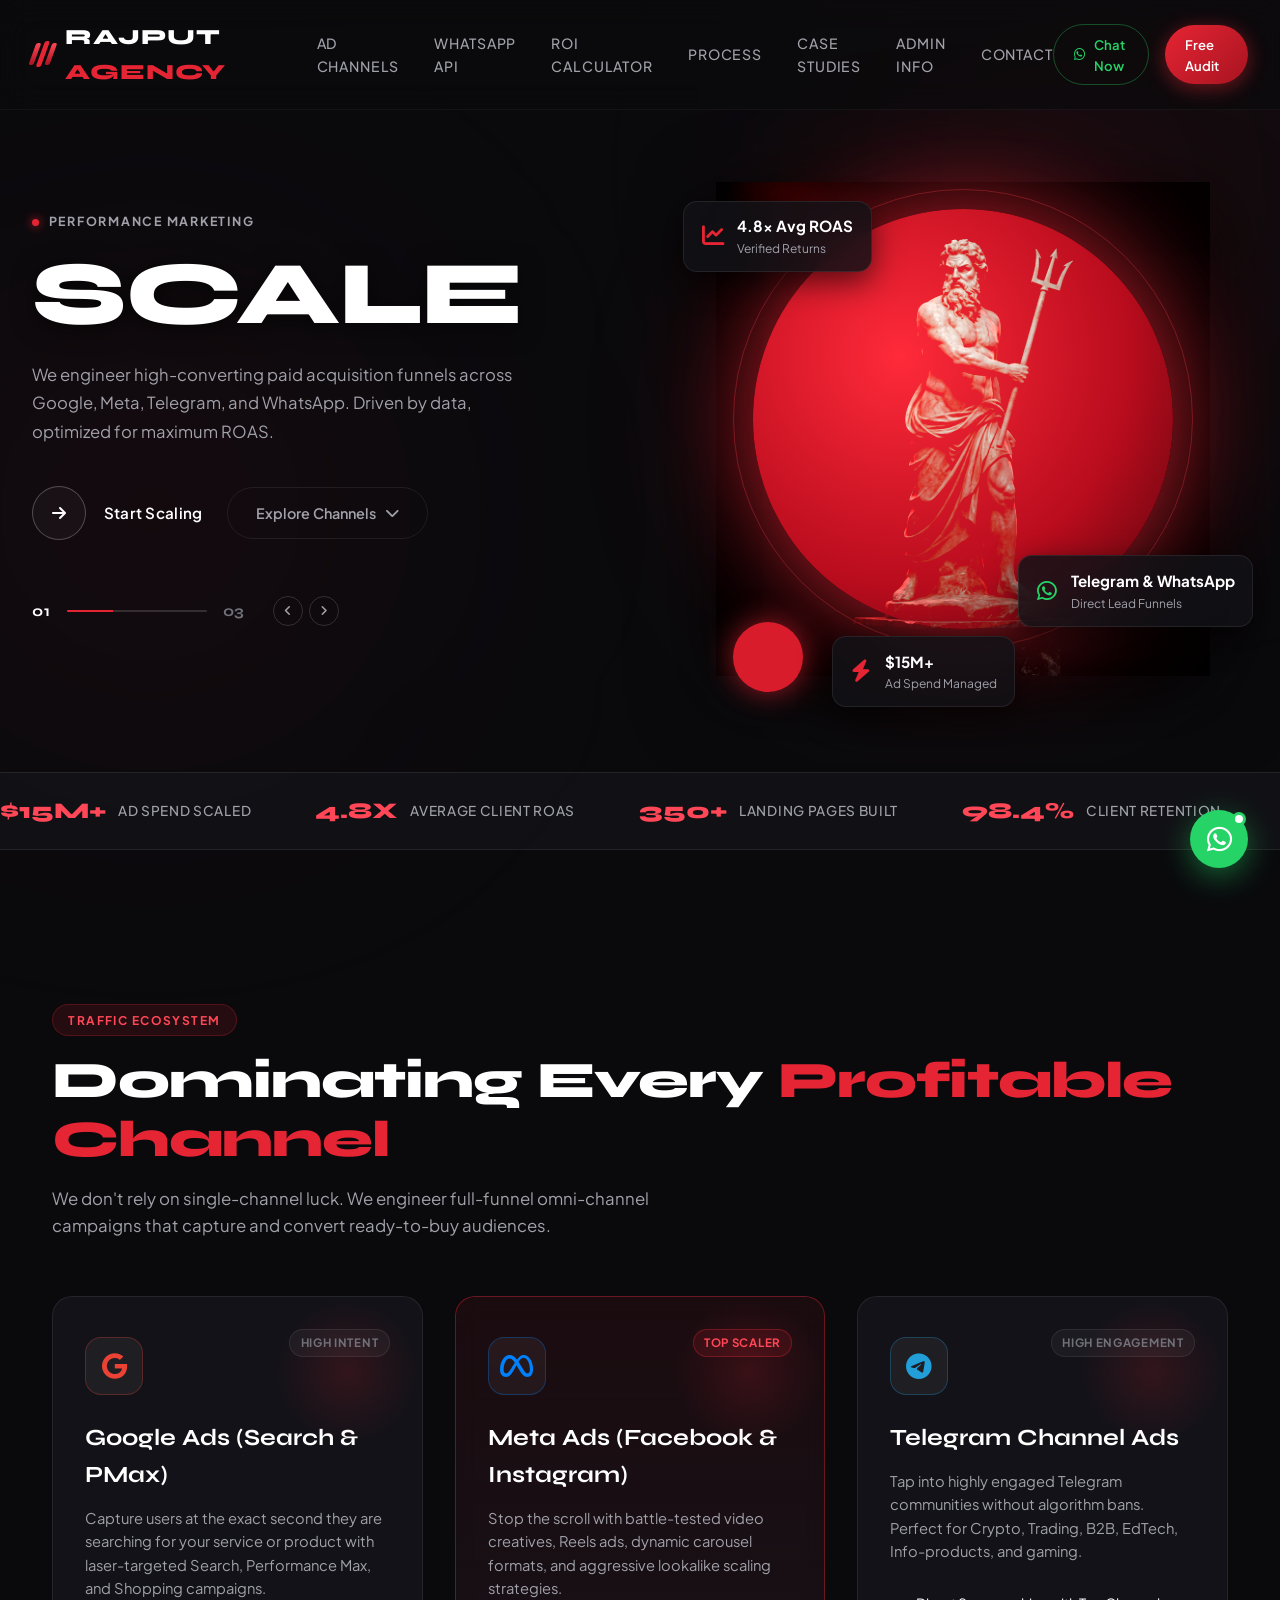
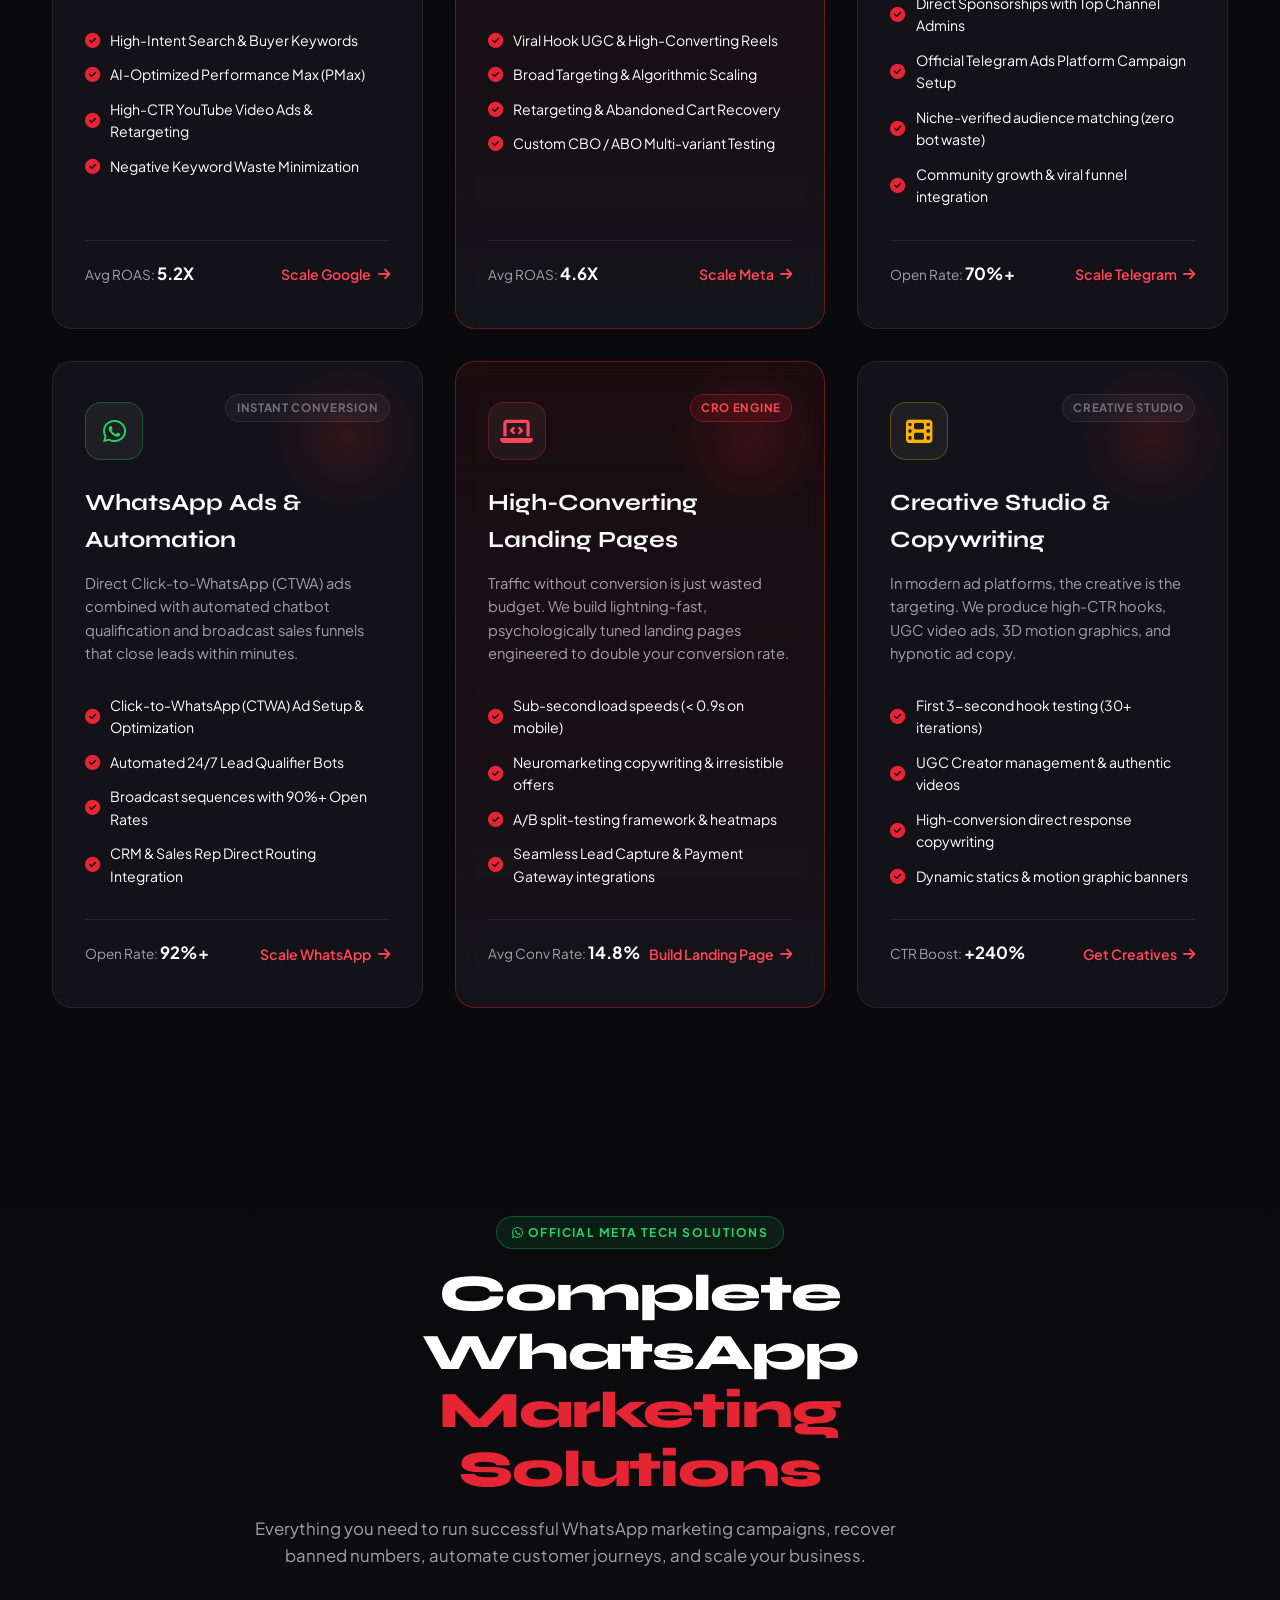
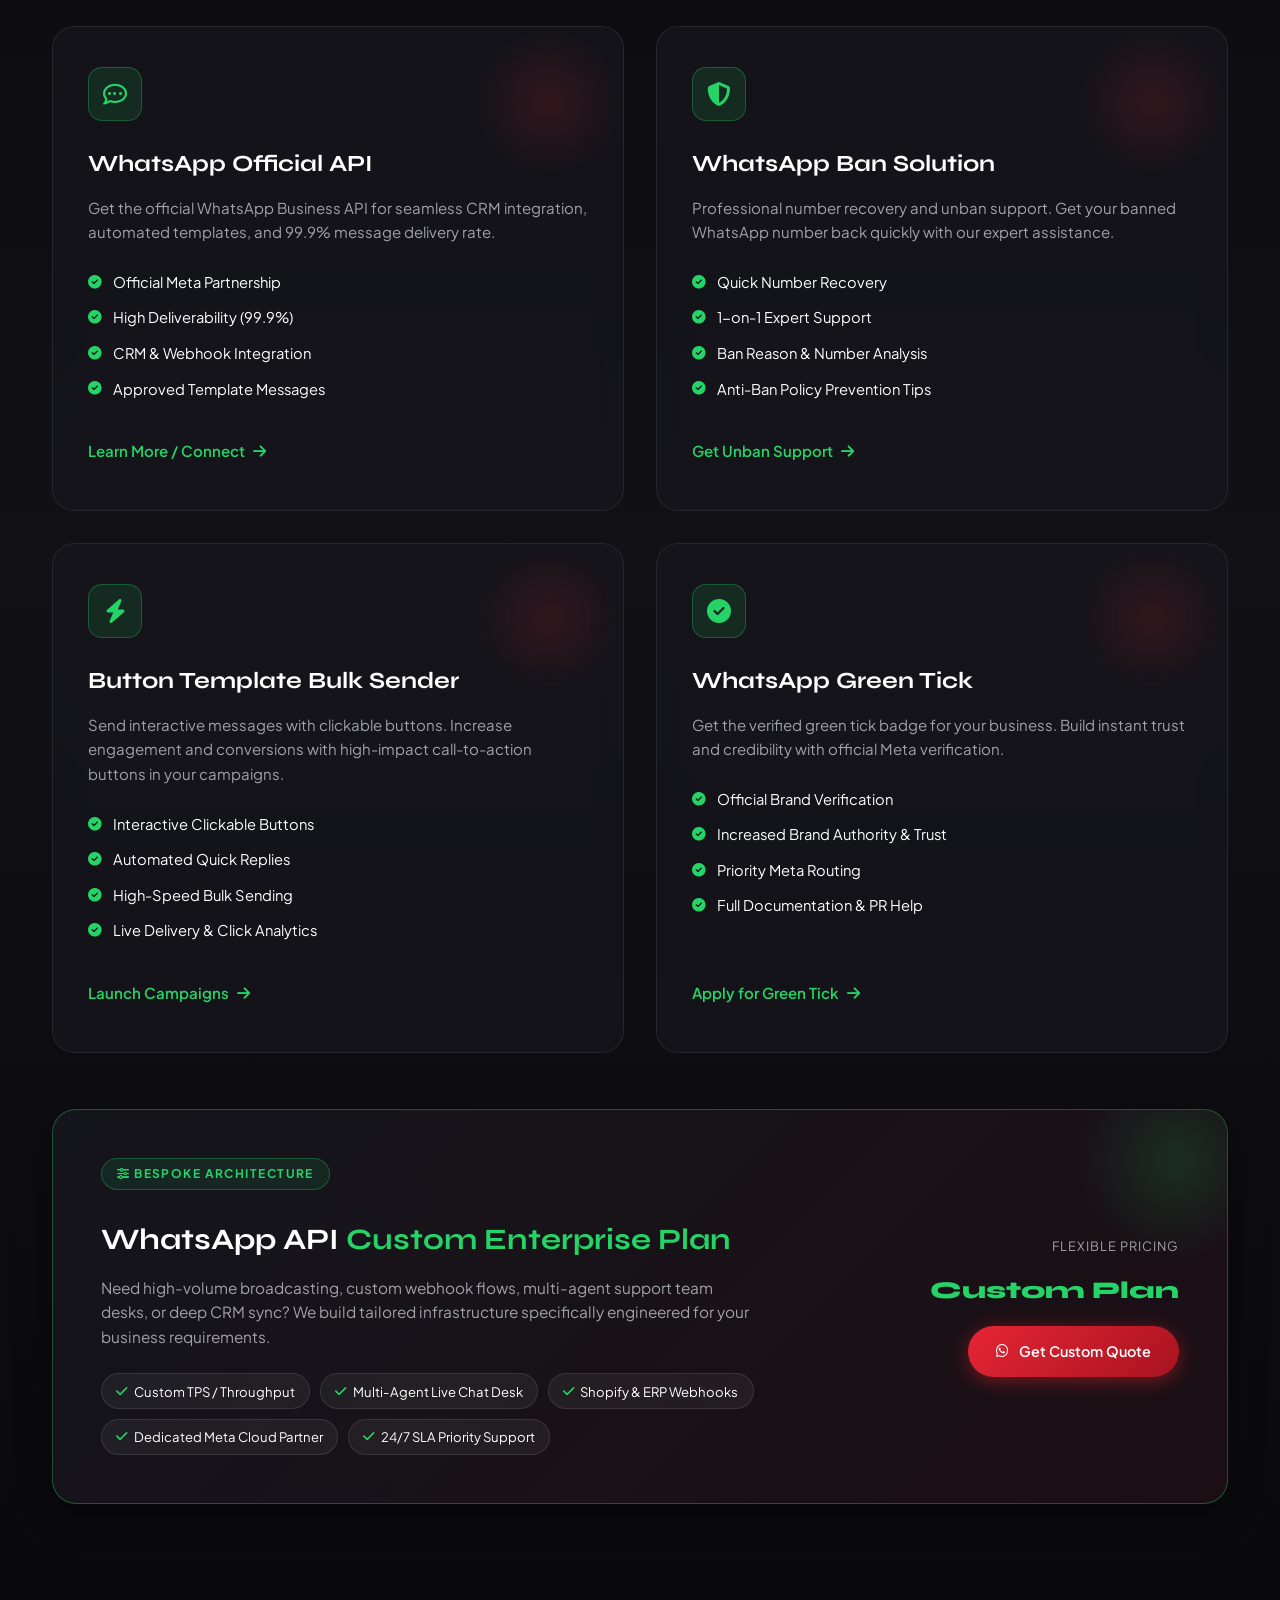
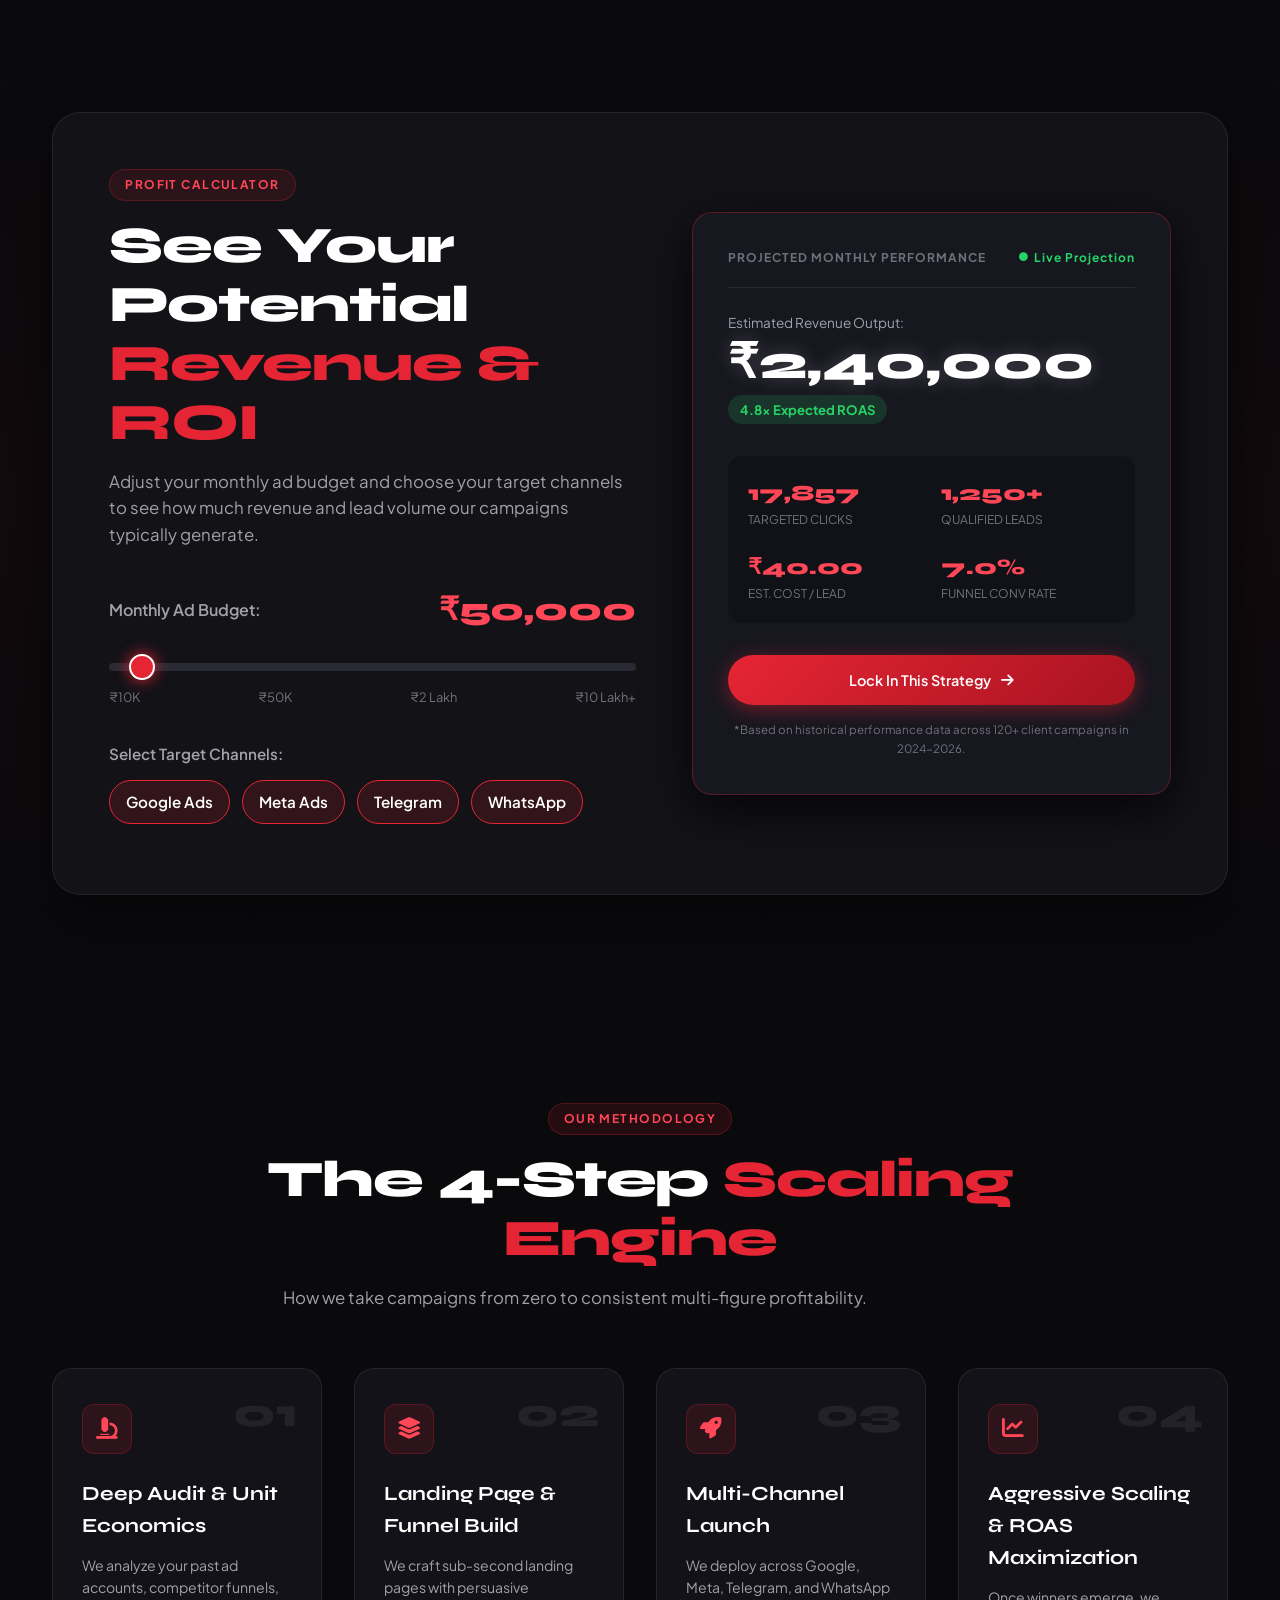
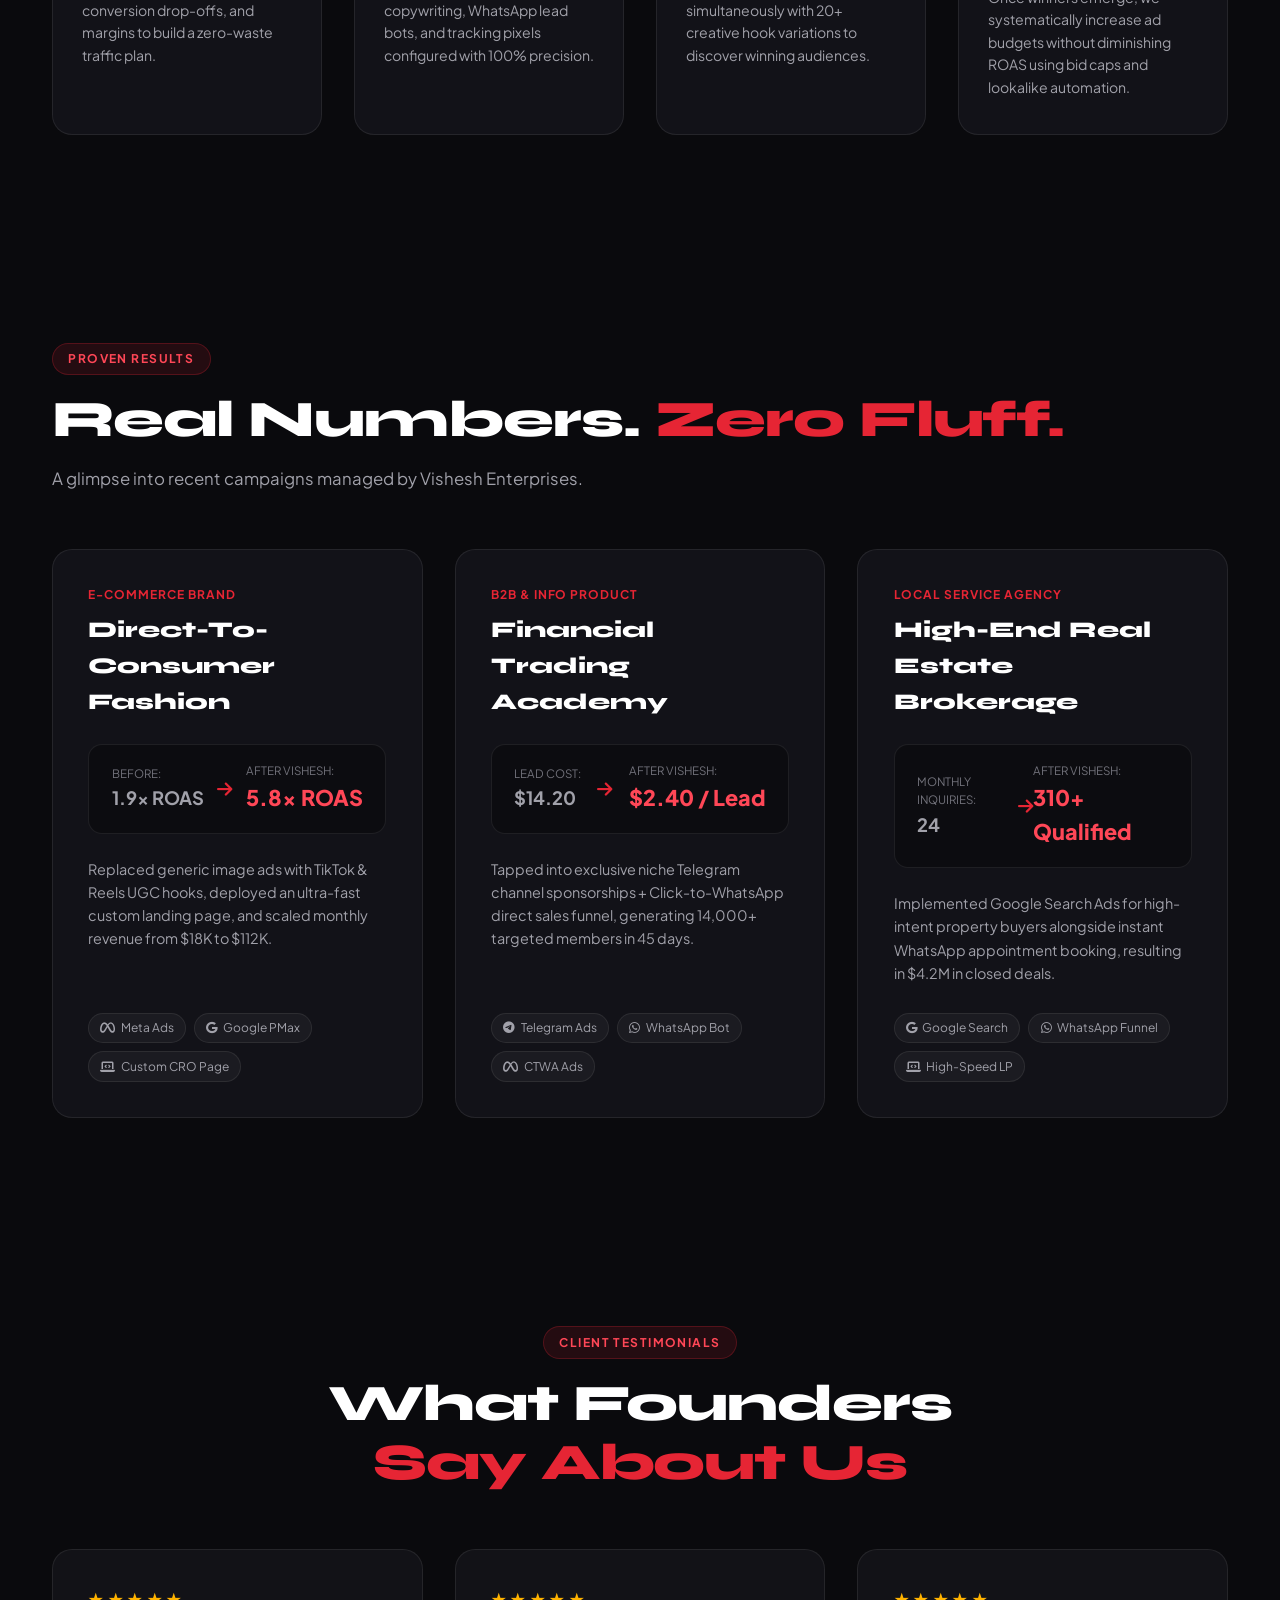
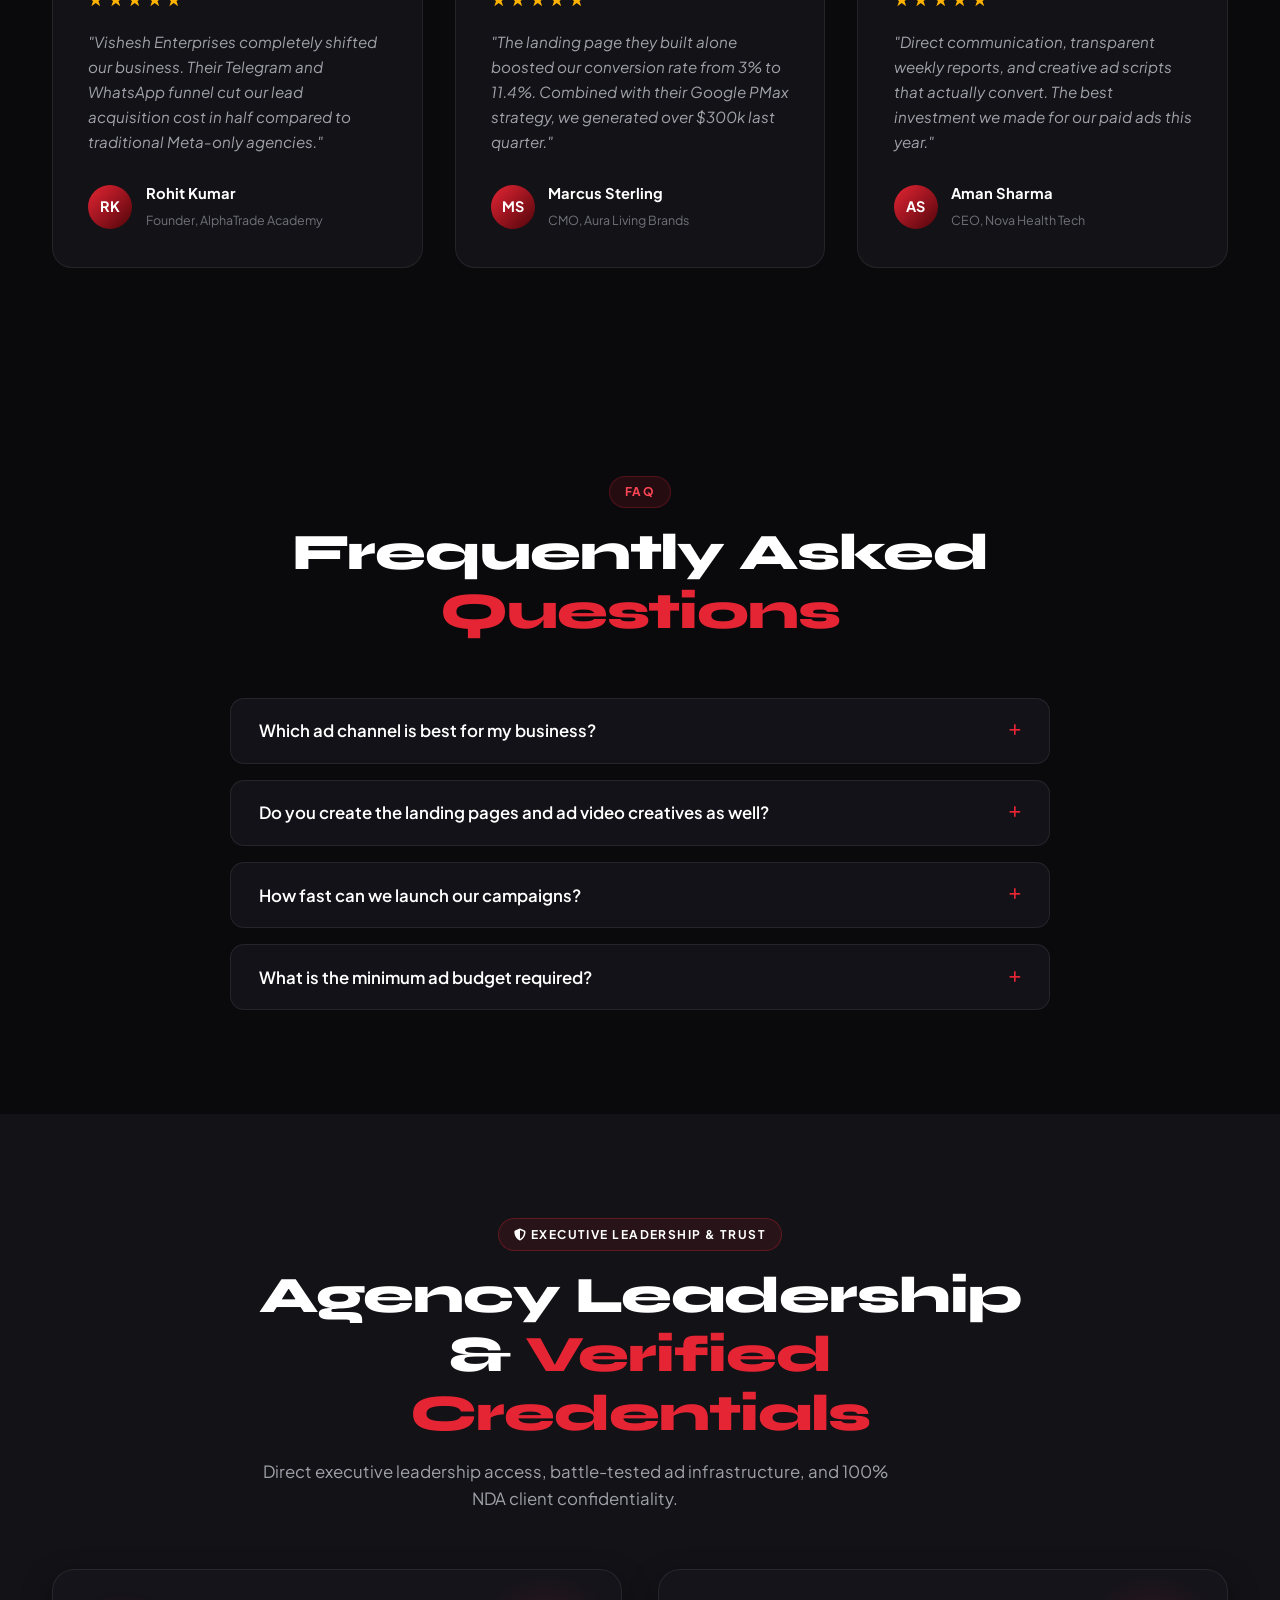
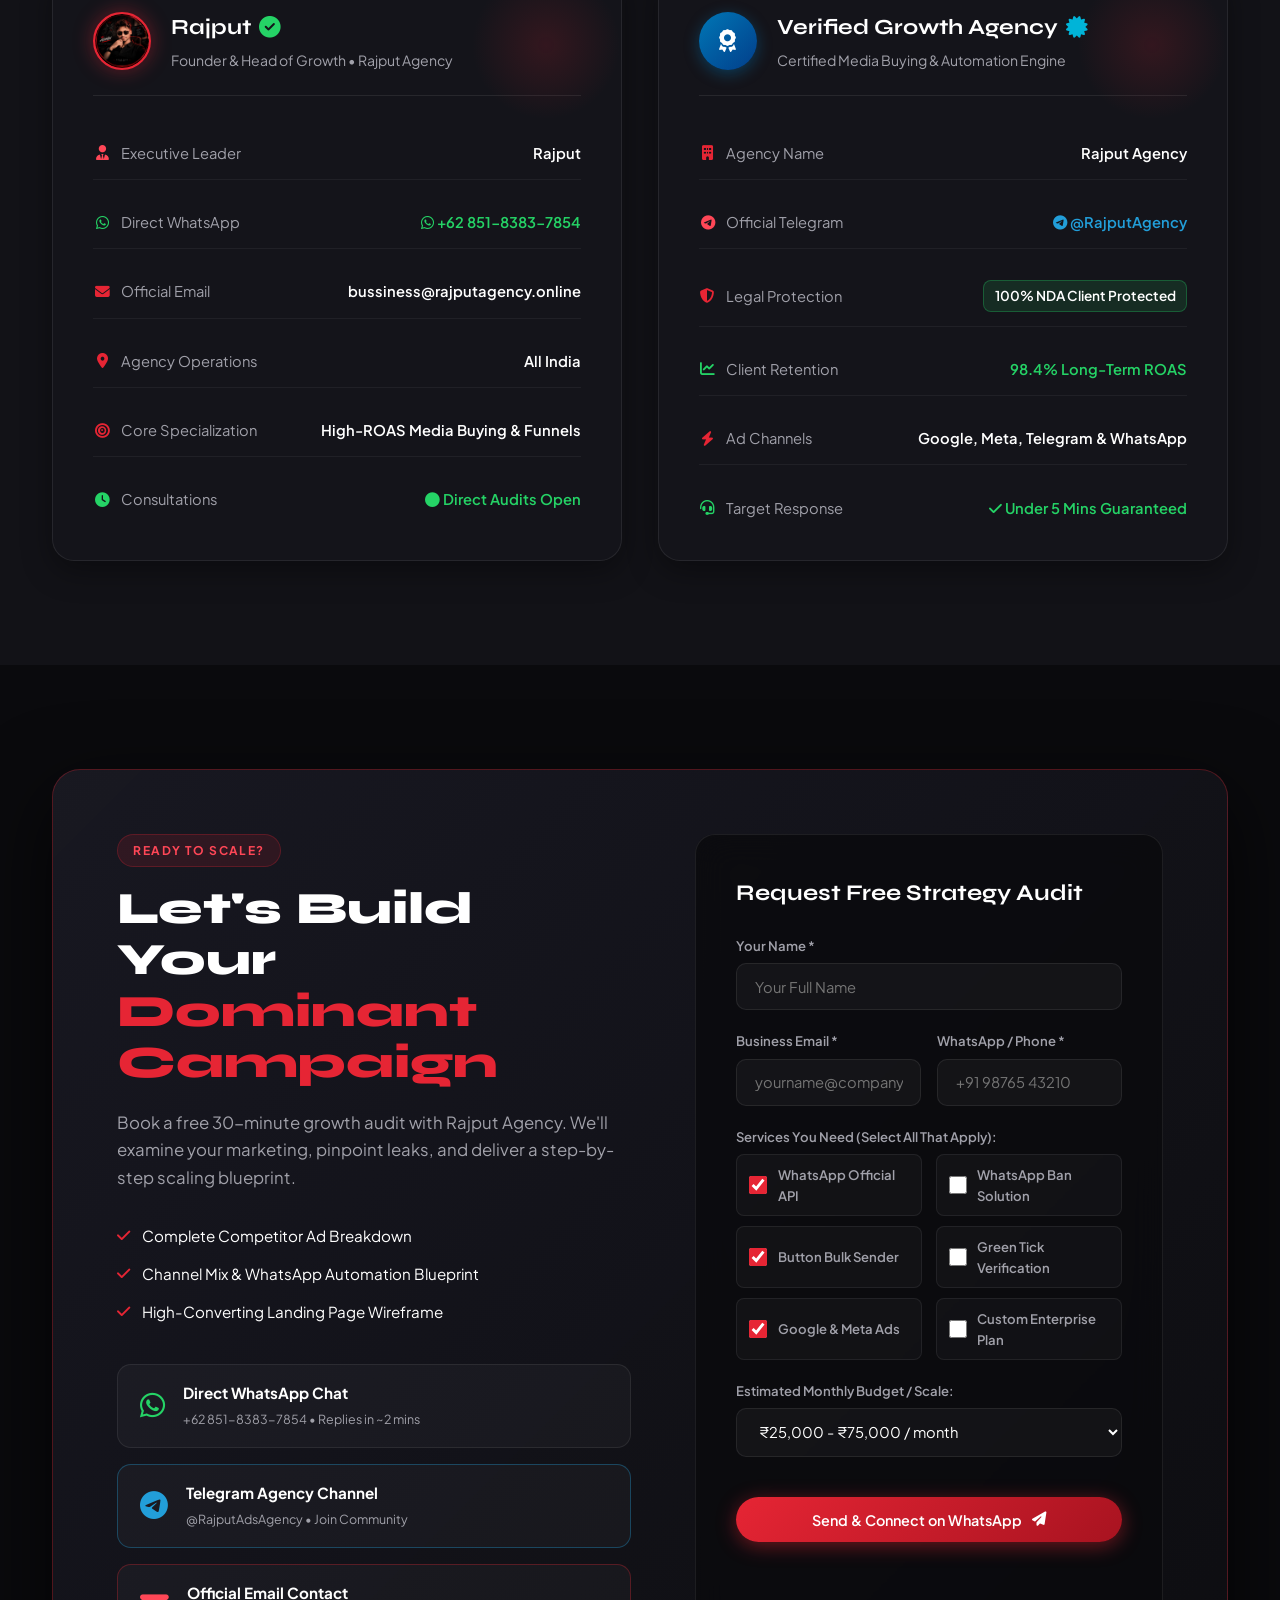
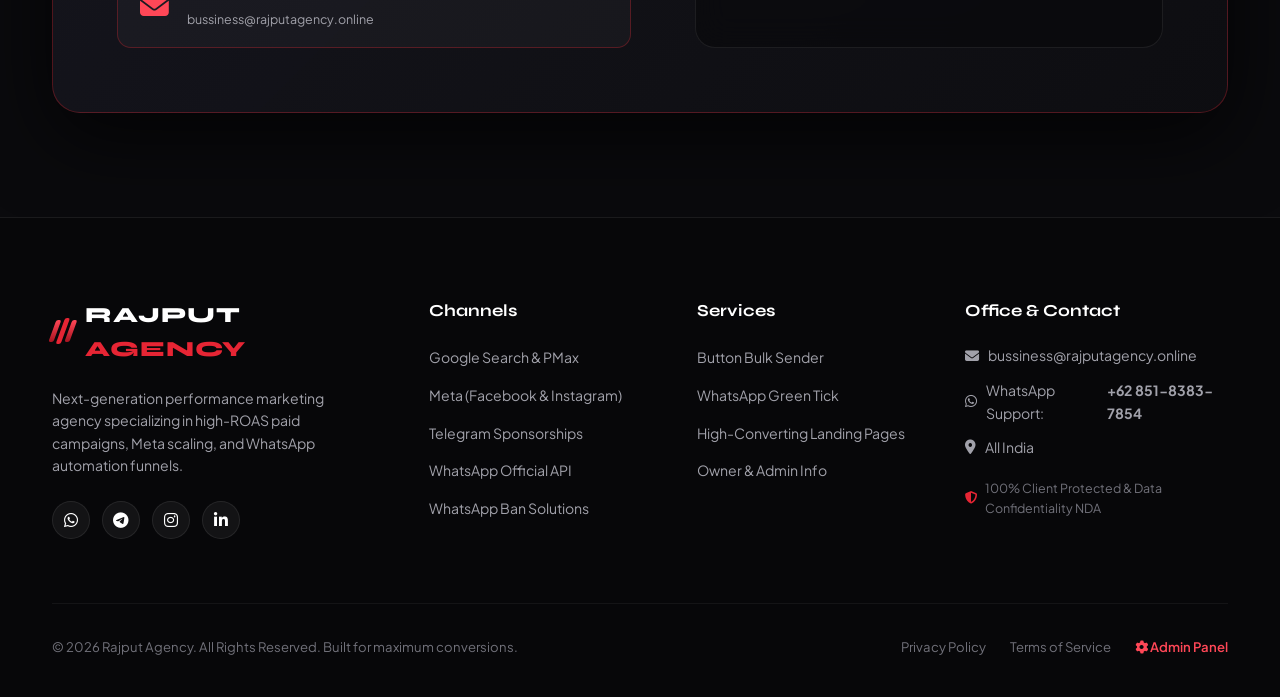
<file: index.html>
<!DOCTYPE html>
<html lang="en">
<head>
  <meta charset="UTF-8">
  <meta name="viewport" content="width=device-width, initial-scale=1.0">
  <title>RAJPUT AGENCY | Elite Performance Marketing & Paid Traffic</title>
  <meta name="description" content="Scale your business with high-ROAS Google Ads, Meta Ads, Telegram Channel Ads, WhatsApp Funnels, and High-Converting Landing Pages.">
  
  <!-- Facebook Domain Verification -->
  <meta name="facebook-domain-verification" content="f1awt6lh5phgj2at4ayi90tc5fvzif" />
  
  <!-- Greek God Statue Favicon as requested -->
  <link rel="icon" type="image/jpeg" href="assets/sculpture_god.jpg">
  
  <!-- Google Fonts -->
  <link rel="preconnect" href="https://fonts.googleapis.com">
  <link rel="preconnect" href="https://fonts.gstatic.com" crossorigin>
  <link href="https://fonts.googleapis.com/css2?family=Plus+Jakarta+Sans:wght@300;400;500;600;700;800&family=Syne:wght@700;800;900&display=swap" rel="stylesheet">
  
  <!-- Font Awesome Icons -->
  <link rel="stylesheet" href="https://cdnjs.cloudflare.com/ajax/libs/font-awesome/6.5.1/css/all.min.css">
  
  <link rel="stylesheet" href="styles.css?v=2.5">
</head>
<body>

  <!-- Ambient Glow Background Canvas -->
  <div class="ambient-glow glow-top-right"></div>
  <div class="ambient-glow glow-bottom-left"></div>

  <!-- Navigation -->
  <header class="navbar" id="navbar">
    <div class="nav-container">
      <a href="#hero" class="logo">
        <span class="logo-bars">
          <span></span><span></span><span></span>
        </span>
        <span class="logo-text">RAJPUT <span>AGENCY</span></span>
      </a>

      <nav class="nav-links" id="navLinks">
        <a href="#channels">Ad Channels</a>
        <a href="#whatsapp-solutions">WhatsApp API</a>
        <a href="#calculator">ROI Calculator</a>
        <a href="#process">Process</a>
        <a href="#results">Case Studies</a>
        <a href="#business-info">Admin Info</a>
        <a href="#contact" class="nav-contact-link">Contact</a>
      </nav>

      <div class="nav-actions">
        <a href="https://wa.me/6285183837854?text=Hi%20Rajput%20Agency,%20I%20want%20to%20scale%20my%20business%20with%20paid%20ads%20and%20WhatsApp%20API!" target="_blank" class="btn btn-outline btn-sm nav-btn-chat" id="navChatBtn">
          <i class="fab fa-whatsapp"></i> Chat Now
        </a>
        <a href="#contact" class="btn btn-primary btn-sm nav-btn-audit">Free Audit</a>
        <button class="mobile-menu-toggle" id="menuToggle" aria-label="Toggle Navigation">
          <span></span><span></span><span></span>
        </button>
      </div>
    </div>
  </header>

  <!-- Hero Section (Matches the Red Sculpture Aesthetic) -->
  <section class="hero-section" id="hero">
    <div class="hero-container">
      
      <!-- Left Content / Slider Texts -->
      <div class="hero-left">
        <div class="hero-tag">
          <span class="tag-dot"></span>
          <span id="heroSubtitleTag">PERFORMANCE MARKETING</span>
        </div>

        <h1 class="hero-title" id="heroTitle">
          SCALE
        </h1>

        <p class="hero-desc" id="heroDesc">
          We engineer high-converting paid acquisition funnels across Google, Meta, Telegram, and WhatsApp. Driven by data, optimized for maximum ROAS.
        </p>

        <div class="hero-cta-group">
          <a href="#contact" class="circle-cta" id="heroCtaBtn">
            <span class="circle-cta-icon">
              <i class="fas fa-arrow-right"></i>
            </span>
            <span class="circle-cta-text">Start Scaling</span>
          </a>
          <a href="#channels" class="btn btn-ghost">
            Explore Channels <i class="fas fa-chevron-down"></i>
          </a>
        </div>

        <!-- Slider Progress Tracker (01 ---- 03 style from reference) -->
        <div class="hero-slider-nav">
          <span class="slide-num current-num" id="currentSlideNum">01</span>
          <div class="slider-track" id="sliderProgressBar">
            <div class="slider-fill" id="sliderFillBar"></div>
          </div>
          <span class="slide-num total-num">03</span>

          <div class="slider-buttons">
            <button class="slide-ctrl-btn" id="prevSlide" aria-label="Previous Slide">
              <i class="fas fa-angle-left"></i>
            </button>
            <button class="slide-ctrl-btn" id="nextSlide" aria-label="Next Slide">
              <i class="fas fa-angle-right"></i>
            </button>
          </div>
        </div>
      </div>

      <!-- Right Visual (Red Accent Disc + Classical Sculpture) -->
      <div class="hero-right">
        <div class="hero-visual-wrapper">
          <div class="hero-red-disc"></div>
          <div class="hero-glow-ring"></div>
          
          <img src="assets/sculpture_god.jpg" alt="Vishesh Enterprises Growth Sculpture" class="hero-sculpture-img" id="heroSculpture">

          <!-- Floating Badges / Proof Indicators -->
          <div class="floating-badge badge-top-left">
            <i class="fas fa-chart-line"></i>
            <div>
              <strong>4.8x Avg ROAS</strong>
              <span>Verified Returns</span>
            </div>
          </div>

          <div class="floating-badge badge-bottom-right">
            <i class="fab fa-whatsapp text-green"></i>
            <div>
              <strong>Telegram & WhatsApp</strong>
              <span>Direct Lead Funnels</span>
            </div>
          </div>

          <div class="floating-badge badge-bottom-left">
            <i class="fas fa-bolt text-red"></i>
            <div>
              <strong>$15M+</strong>
              <span>Ad Spend Managed</span>
            </div>
          </div>

          <!-- Small Accent Dot (from reference layout) -->
          <div class="hero-mini-disc"></div>
        </div>
      </div>

    </div>

    <!-- Scrolling Metric Marquee Bar -->
    <div class="stats-ribbon">
      <div class="stats-track">
        <div class="stat-item"><span class="stat-num">$15M+</span> <span class="stat-label">Ad Spend Scaled</span></div>
        <div class="stat-item"><span class="stat-num">4.8X</span> <span class="stat-label">Average Client ROAS</span></div>
        <div class="stat-item"><span class="stat-num">350+</span> <span class="stat-label">Landing Pages Built</span></div>
        <div class="stat-item"><span class="stat-num">98.4%</span> <span class="stat-label">Client Retention</span></div>
        <div class="stat-item"><span class="stat-num">2.4M+</span> <span class="stat-label">Leads Generated</span></div>
        <!-- Duplicated for seamless marquee loop -->
        <div class="stat-item"><span class="stat-num">$15M+</span> <span class="stat-label">Ad Spend Scaled</span></div>
        <div class="stat-item"><span class="stat-num">4.8X</span> <span class="stat-label">Average Client ROAS</span></div>
        <div class="stat-item"><span class="stat-num">350+</span> <span class="stat-label">Landing Pages Built</span></div>
        <div class="stat-item"><span class="stat-num">98.4%</span> <span class="stat-label">Client Retention</span></div>
        <div class="stat-item"><span class="stat-num">2.4M+</span> <span class="stat-label">Leads Generated</span></div>
      </div>
    </div>
  </section>

  <!-- Core Ad Channels & Services Section -->
  <section class="section channels-section" id="channels">
    <div class="section-container">
      
      <div class="section-header">
        <div class="badge-pill">TRAFFIC ECOSYSTEM</div>
        <h2 class="section-title">Dominating Every <span>Profitable Channel</span></h2>
        <p class="section-subtitle">We don't rely on single-channel luck. We engineer full-funnel omni-channel campaigns that capture and convert ready-to-buy audiences.</p>
      </div>

      <div class="channels-grid">
        
        <!-- 1. Google Ads -->
        <div class="channel-card">
          <div class="card-glow"></div>
          <div class="channel-icon-wrap google-icon-wrap">
            <i class="fab fa-google"></i>
          </div>
          <div class="channel-badge">High Intent</div>
          <h3 class="channel-title">Google Ads (Search & PMax)</h3>
          <p class="channel-desc">
            Capture users at the exact second they are searching for your service or product with laser-targeted Search, Performance Max, and Shopping campaigns.
          </p>
          <ul class="channel-features">
            <li><i class="fas fa-check-circle"></i> High-Intent Search & Buyer Keywords</li>
            <li><i class="fas fa-check-circle"></i> AI-Optimized Performance Max (PMax)</li>
            <li><i class="fas fa-check-circle"></i> High-CTR YouTube Video Ads & Retargeting</li>
            <li><i class="fas fa-check-circle"></i> Negative Keyword Waste Minimization</li>
          </ul>
          <div class="channel-footer">
            <span class="channel-stat">Avg ROAS: <strong>5.2X</strong></span>
            <a href="#contact" class="card-btn">Scale Google <i class="fas fa-arrow-right"></i></a>
          </div>
        </div>

        <!-- 2. Meta Ads -->
        <div class="channel-card featured-card">
          <div class="card-glow"></div>
          <div class="channel-icon-wrap meta-icon-wrap">
            <i class="fab fa-meta"></i>
          </div>
          <div class="channel-badge featured-badge">Top Scaler</div>
          <h3 class="channel-title">Meta Ads (Facebook & Instagram)</h3>
          <p class="channel-desc">
            Stop the scroll with battle-tested video creatives, Reels ads, dynamic carousel formats, and aggressive lookalike scaling strategies.
          </p>
          <ul class="channel-features">
            <li><i class="fas fa-check-circle"></i> Viral Hook UGC & High-Converting Reels</li>
            <li><i class="fas fa-check-circle"></i> Broad Targeting & Algorithmic Scaling</li>
            <li><i class="fas fa-check-circle"></i> Retargeting & Abandoned Cart Recovery</li>
            <li><i class="fas fa-check-circle"></i> Custom CBO / ABO Multi-variant Testing</li>
          </ul>
          <div class="channel-footer">
            <span class="channel-stat">Avg ROAS: <strong>4.6X</strong></span>
            <a href="#contact" class="card-btn">Scale Meta <i class="fas fa-arrow-right"></i></a>
          </div>
        </div>

        <!-- 3. Telegram Channel Ads -->
        <div class="channel-card">
          <div class="card-glow"></div>
          <div class="channel-icon-wrap telegram-icon-wrap">
            <i class="fab fa-telegram"></i>
          </div>
          <div class="channel-badge">High Engagement</div>
          <h3 class="channel-title">Telegram Channel Ads</h3>
          <p class="channel-desc">
            Tap into highly engaged Telegram communities without algorithm bans. Perfect for Crypto, Trading, B2B, EdTech, Info-products, and gaming.
          </p>
          <ul class="channel-features">
            <li><i class="fas fa-check-circle"></i> Direct Sponsorships with Top Channel Admins</li>
            <li><i class="fas fa-check-circle"></i> Official Telegram Ads Platform Campaign Setup</li>
            <li><i class="fas fa-check-circle"></i> Niche-verified audience matching (zero bot waste)</li>
            <li><i class="fas fa-check-circle"></i> Community growth & viral funnel integration</li>
          </ul>
          <div class="channel-footer">
            <span class="channel-stat">Open Rate: <strong>70%+</strong></span>
            <a href="#contact" class="card-btn">Scale Telegram <i class="fas fa-arrow-right"></i></a>
          </div>
        </div>

        <!-- 4. WhatsApp Ads & Funnels -->
        <div class="channel-card">
          <div class="card-glow"></div>
          <div class="channel-icon-wrap whatsapp-icon-wrap">
            <i class="fab fa-whatsapp"></i>
          </div>
          <div class="channel-badge">Instant Conversion</div>
          <h3 class="channel-title">WhatsApp Ads & Automation</h3>
          <p class="channel-desc">
            Direct Click-to-WhatsApp (CTWA) ads combined with automated chatbot qualification and broadcast sales funnels that close leads within minutes.
          </p>
          <ul class="channel-features">
            <li><i class="fas fa-check-circle"></i> Click-to-WhatsApp (CTWA) Ad Setup & Optimization</li>
            <li><i class="fas fa-check-circle"></i> Automated 24/7 Lead Qualifier Bots</li>
            <li><i class="fas fa-check-circle"></i> Broadcast sequences with 90%+ Open Rates</li>
            <li><i class="fas fa-check-circle"></i> CRM & Sales Rep Direct Routing Integration</li>
          </ul>
          <div class="channel-footer">
            <span class="channel-stat">Open Rate: <strong>92%+</strong></span>
            <a href="#contact" class="card-btn">Scale WhatsApp <i class="fas fa-arrow-right"></i></a>
          </div>
        </div>

        <!-- 5. High-Converting Landing Pages -->
        <div class="channel-card featured-card">
          <div class="card-glow"></div>
          <div class="channel-icon-wrap landing-icon-wrap">
            <i class="fas fa-laptop-code"></i>
          </div>
          <div class="channel-badge featured-badge">CRO Engine</div>
          <h3 class="channel-title">High-Converting Landing Pages</h3>
          <p class="channel-desc">
            Traffic without conversion is just wasted budget. We build lightning-fast, psychologically tuned landing pages engineered to double your conversion rate.
          </p>
          <ul class="channel-features">
            <li><i class="fas fa-check-circle"></i> Sub-second load speeds (&lt; 0.9s on mobile)</li>
            <li><i class="fas fa-check-circle"></i> Neuromarketing copywriting & irresistible offers</li>
            <li><i class="fas fa-check-circle"></i> A/B split-testing framework & heatmaps</li>
            <li><i class="fas fa-check-circle"></i> Seamless Lead Capture & Payment Gateway integrations</li>
          </ul>
          <div class="channel-footer">
            <span class="channel-stat">Avg Conv Rate: <strong>14.8%</strong></span>
            <a href="#contact" class="card-btn">Build Landing Page <i class="fas fa-arrow-right"></i></a>
          </div>
        </div>

        <!-- 6. Ad Creative & Copywriting -->
        <div class="channel-card">
          <div class="card-glow"></div>
          <div class="channel-icon-wrap creative-icon-wrap">
            <i class="fas fa-film"></i>
          </div>
          <div class="channel-badge">Creative Studio</div>
          <h3 class="channel-title">Creative Studio & Copywriting</h3>
          <p class="channel-desc">
            In modern ad platforms, the creative is the targeting. We produce high-CTR hooks, UGC video ads, 3D motion graphics, and hypnotic ad copy.
          </p>
          <ul class="channel-features">
            <li><i class="fas fa-check-circle"></i> First 3-second hook testing (30+ iterations)</li>
            <li><i class="fas fa-check-circle"></i> UGC Creator management & authentic videos</li>
            <li><i class="fas fa-check-circle"></i> High-conversion direct response copywriting</li>
            <li><i class="fas fa-check-circle"></i> Dynamic statics & motion graphic banners</li>
          </ul>
          <div class="channel-footer">
            <span class="channel-stat">CTR Boost: <strong>+240%</strong></span>
            <a href="#contact" class="card-btn">Get Creatives <i class="fas fa-arrow-right"></i></a>
          </div>
        </div>

      </div>

    </div>
  </section>

  <!-- Complete WhatsApp Marketing Solutions & Official Meta API Section -->
  <section class="section wa-solutions-section" id="whatsapp-solutions">
    <div class="section-container">
      
      <div class="section-header text-center">
        <div class="badge-pill" style="color:#25D366;border-color:rgba(37,211,102,0.3);background:rgba(37,211,102,0.1);">
          <i class="fab fa-whatsapp"></i> OFFICIAL META TECH SOLUTIONS
        </div>
        <h2 class="section-title">Complete WhatsApp <span>Marketing Solutions</span></h2>
        <p class="section-subtitle">
          Everything you need to run successful WhatsApp marketing campaigns, recover banned numbers, automate customer journeys, and scale your business.
        </p>
      </div>

      <div class="wa-solutions-grid">
        
        <!-- 1. WhatsApp Official API -->
        <div class="wa-card">
          <div class="card-glow"></div>
          <div>
            <div class="wa-icon-box-head">
              <i class="far fa-comment-dots"></i>
            </div>
            <h3 class="wa-card-title">WhatsApp Official API</h3>
            <p class="wa-card-desc">
              Get the official WhatsApp Business API for seamless CRM integration, automated templates, and 99.9% message delivery rate.
            </p>
            <ul class="wa-feature-list">
              <li><i class="fas fa-check-circle"></i> Official Meta Partnership</li>
              <li><i class="fas fa-check-circle"></i> High Deliverability (99.9%)</li>
              <li><i class="fas fa-check-circle"></i> CRM & Webhook Integration</li>
              <li><i class="fas fa-check-circle"></i> Approved Template Messages</li>
            </ul>
          </div>
          <a href="https://wa.me/917668638453?text=Hi%20Vishesh,%20I%20am%20interested%20in%20WhatsApp%20Official%20API%20integration%20for%20my%20business." target="_blank" class="wa-card-cta">
            Learn More / Connect <i class="fas fa-arrow-right"></i>
          </a>
        </div>

        <!-- 2. WhatsApp Ban Solution -->
        <div class="wa-card">
          <div class="card-glow"></div>
          <div>
            <div class="wa-icon-box-head">
              <i class="fas fa-shield-alt"></i>
            </div>
            <h3 class="wa-card-title">WhatsApp Ban Solution</h3>
            <p class="wa-card-desc">
              Professional number recovery and unban support. Get your banned WhatsApp number back quickly with our expert assistance.
            </p>
            <ul class="wa-feature-list">
              <li><i class="fas fa-check-circle"></i> Quick Number Recovery</li>
              <li><i class="fas fa-check-circle"></i> 1-on-1 Expert Support</li>
              <li><i class="fas fa-check-circle"></i> Ban Reason & Number Analysis</li>
              <li><i class="fas fa-check-circle"></i> Anti-Ban Policy Prevention Tips</li>
            </ul>
          </div>
          <a href="https://wa.me/917668638453?text=Hi%20Vishesh,%20my%20WhatsApp%20number%20is%20banned.%20I%20need%20urgent%20unban%20support!" target="_blank" class="wa-card-cta">
            Get Unban Support <i class="fas fa-arrow-right"></i>
          </a>
        </div>

        <!-- 3. Button Template Bulk Sender -->
        <div class="wa-card">
          <div class="card-glow"></div>
          <div>
            <div class="wa-icon-box-head">
              <i class="fas fa-bolt"></i>
            </div>
            <h3 class="wa-card-title">Button Template Bulk Sender</h3>
            <p class="wa-card-desc">
              Send interactive messages with clickable buttons. Increase engagement and conversions with high-impact call-to-action buttons in your campaigns.
            </p>
            <ul class="wa-feature-list">
              <li><i class="fas fa-check-circle"></i> Interactive Clickable Buttons</li>
              <li><i class="fas fa-check-circle"></i> Automated Quick Replies</li>
              <li><i class="fas fa-check-circle"></i> High-Speed Bulk Sending</li>
              <li><i class="fas fa-check-circle"></i> Live Delivery & Click Analytics</li>
            </ul>
          </div>
          <a href="https://wa.me/917668638453?text=Hi%20Vishesh,%20I%20want%20to%20deploy%20the%20Button%20Template%20Bulk%20Sender." target="_blank" class="wa-card-cta">
            Launch Campaigns <i class="fas fa-arrow-right"></i>
          </a>
        </div>

        <!-- 4. WhatsApp Green Tick -->
        <div class="wa-card">
          <div class="card-glow"></div>
          <div>
            <div class="wa-icon-box-head">
              <i class="fas fa-check-circle"></i>
            </div>
            <h3 class="wa-card-title">WhatsApp Green Tick</h3>
            <p class="wa-card-desc">
              Get the verified green tick badge for your business. Build instant trust and credibility with official Meta verification.
            </p>
            <ul class="wa-feature-list">
              <li><i class="fas fa-check-circle"></i> Official Brand Verification</li>
              <li><i class="fas fa-check-circle"></i> Increased Brand Authority & Trust</li>
              <li><i class="fas fa-check-circle"></i> Priority Meta Routing</li>
              <li><i class="fas fa-check-circle"></i> Full Documentation & PR Help</li>
            </ul>
          </div>
          <a href="https://wa.me/917668638453?text=Hi%20Vishesh,%20I%20want%20to%20apply%20for%20the%20WhatsApp%20Official%20Green%20Tick%20Badge." target="_blank" class="wa-card-cta">
            Apply for Green Tick <i class="fas fa-arrow-right"></i>
          </a>
        </div>

      </div>

      <!-- Custom Plan for WhatsApp API -->
      <div class="wa-custom-plan-box">
        <div class="wa-custom-left">
          <div class="badge-pill" style="color:#25D366;border-color:rgba(37,211,102,0.3);background:rgba(37,211,102,0.1);">
            <i class="fas fa-sliders-h"></i> BESPOKE ARCHITECTURE
          </div>
          <h3>WhatsApp API <span>Custom Enterprise Plan</span></h3>
          <p>
            Need high-volume broadcasting, custom webhook flows, multi-agent support team desks, or deep CRM sync? We build tailored infrastructure specifically engineered for your business requirements.
          </p>
          <div class="wa-custom-pills">
            <span class="wa-pill"><i class="fas fa-check"></i> Custom TPS / Throughput</span>
            <span class="wa-pill"><i class="fas fa-check"></i> Multi-Agent Live Chat Desk</span>
            <span class="wa-pill"><i class="fas fa-check"></i> Shopify & ERP Webhooks</span>
            <span class="wa-pill"><i class="fas fa-check"></i> Dedicated Meta Cloud Partner</span>
            <span class="wa-pill"><i class="fas fa-check"></i> 24/7 SLA Priority Support</span>
          </div>
        </div>

        <div class="wa-custom-right">
          <div class="wa-pricing-sub">Flexible Pricing</div>
          <div class="wa-pricing-tag">Custom Plan</div>
          <a href="https://wa.me/917668638453?text=Hi%20Vishesh,%20I%20am%20looking%20for%20a%20WhatsApp%20API%20Custom%20Enterprise%20Plan%20for%20my%20business." target="_blank" class="btn btn-primary">
            <i class="fab fa-whatsapp"></i> Get Custom Quote
          </a>
        </div>
      </div>

    </div>
  </section>

  <!-- Interactive ROI & Budget Calculator -->
  <section class="section calculator-section" id="calculator">
    <div class="section-container">
      <div class="calculator-wrapper">
        
        <div class="calc-left">
          <div class="badge-pill">PROFIT CALCULATOR</div>
          <h2 class="section-title">See Your Potential <span>Revenue & ROI</span></h2>
          <p class="section-subtitle">
            Adjust your monthly ad budget and choose your target channels to see how much revenue and lead volume our campaigns typically generate.
          </p>

          <div class="calc-input-group">
            <div class="calc-label-row">
              <label for="budgetRange">Monthly Ad Budget:</label>
              <span class="budget-display" id="budgetDisplay">₹50,000</span>
            </div>
            <input type="range" id="budgetRange" min="10000" max="1000000" step="5000" value="50000" class="custom-slider">
            <div class="slider-marks">
              <span>₹10K</span>
              <span>₹50K</span>
              <span>₹2 Lakh</span>
              <span>₹10 Lakh+</span>
            </div>
          </div>

          <div class="calc-channel-picker">
            <label>Select Target Channels:</label>
            <div class="channel-checkboxes">
              <label class="channel-toggle active">
                <input type="checkbox" id="chkGoogle" checked> Google Ads
              </label>
              <label class="channel-toggle active">
                <input type="checkbox" id="chkMeta" checked> Meta Ads
              </label>
              <label class="channel-toggle active">
                <input type="checkbox" id="chkTelegram" checked> Telegram
              </label>
              <label class="channel-toggle active">
                <input type="checkbox" id="chkWtsp" checked> WhatsApp
              </label>
            </div>
          </div>
        </div>

        <div class="calc-right">
          <div class="roi-card">
            <div class="roi-card-header">
              <span>PROJECTED MONTHLY PERFORMANCE</span>
              <span class="live-dot"><i class="fas fa-circle"></i> Live Projection</span>
            </div>

            <div class="roi-main-stat">
              <span class="roi-label">Estimated Revenue Output:</span>
              <span class="roi-value" id="estRevenue">₹2,40,000</span>
              <span class="roi-multiple" id="estRoas">4.8x Expected ROAS</span>
            </div>

            <div class="roi-grid">
              <div class="roi-metric">
                <span class="metric-num" id="estClicks">12,500</span>
                <span class="metric-title">Targeted Clicks</span>
              </div>
              <div class="roi-metric">
                <span class="metric-num" id="estLeads">850+</span>
                <span class="metric-title">Qualified Leads</span>
              </div>
              <div class="roi-metric">
                <span class="metric-num" id="estCostPerLead">₹45.00</span>
                <span class="metric-title">Est. Cost / Lead</span>
              </div>
              <div class="roi-metric">
                <span class="metric-num" id="estConvRate">6.8%</span>
                <span class="metric-title">Funnel Conv Rate</span>
              </div>
            </div>

            <a href="#contact" class="btn btn-primary btn-block">
              Lock In This Strategy <i class="fas fa-arrow-right"></i>
            </a>
            <p class="roi-disclaimer">*Based on historical performance data across 120+ client campaigns in 2024-2026.</p>
          </div>
        </div>

      </div>
    </div>
  </section>

  <!-- Process Blueprint Section -->
  <section class="section process-section" id="process">
    <div class="section-container">
      
      <div class="section-header text-center">
        <div class="badge-pill">OUR METHODOLOGY</div>
        <h2 class="section-title">The 4-Step <span>Scaling Engine</span></h2>
        <p class="section-subtitle">How we take campaigns from zero to consistent multi-figure profitability.</p>
      </div>

      <div class="process-grid">
        
        <div class="process-step">
          <div class="step-num">01</div>
          <div class="step-icon"><i class="fas fa-microscope"></i></div>
          <h3 class="step-title">Deep Audit & Unit Economics</h3>
          <p class="step-desc">
            We analyze your past ad accounts, competitor funnels, conversion drop-offs, and margins to build a zero-waste traffic plan.
          </p>
        </div>

        <div class="process-step">
          <div class="step-num">02</div>
          <div class="step-icon"><i class="fas fa-layer-group"></i></div>
          <h3 class="step-title">Landing Page & Funnel Build</h3>
          <p class="step-desc">
            We craft sub-second landing pages with persuasive copywriting, WhatsApp lead bots, and tracking pixels configured with 100% precision.
          </p>
        </div>

        <div class="process-step">
          <div class="step-num">03</div>
          <div class="step-icon"><i class="fas fa-rocket"></i></div>
          <h3 class="step-title">Multi-Channel Launch</h3>
          <p class="step-desc">
            We deploy across Google, Meta, Telegram, and WhatsApp simultaneously with 20+ creative hook variations to discover winning audiences.
          </p>
        </div>

        <div class="process-step">
          <div class="step-num">04</div>
          <div class="step-icon"><i class="fas fa-chart-line"></i></div>
          <h3 class="step-title">Aggressive Scaling & ROAS Maximization</h3>
          <p class="step-desc">
            Once winners emerge, we systematically increase ad budgets without diminishing ROAS using bid caps and lookalike automation.
          </p>
        </div>

      </div>

    </div>
  </section>

  <!-- Proven Case Studies / Results Section -->
  <section class="section results-section" id="results">
    <div class="section-container">
      
      <div class="section-header">
        <div class="badge-pill">PROVEN RESULTS</div>
        <h2 class="section-title">Real Numbers. <span>Zero Fluff.</span></h2>
        <p class="section-subtitle">A glimpse into recent campaigns managed by Vishesh Enterprises.</p>
      </div>

      <div class="results-grid">
        
        <div class="result-card">
          <div class="result-tag">E-Commerce Brand</div>
          <h3 class="result-client">Direct-To-Consumer Fashion</h3>
          <div class="result-comparison">
            <div class="stat-before">
              <span class="label">Before:</span>
              <span class="val">1.9x ROAS</span>
            </div>
            <div class="stat-arrow"><i class="fas fa-arrow-right"></i></div>
            <div class="stat-after">
              <span class="label">After Vishesh:</span>
              <span class="val highlight-red">5.8x ROAS</span>
            </div>
          </div>
          <p class="result-summary">
            Replaced generic image ads with TikTok & Reels UGC hooks, deployed an ultra-fast custom landing page, and scaled monthly revenue from $18K to $112K.
          </p>
          <div class="result-channels">
            <span><i class="fab fa-meta"></i> Meta Ads</span>
            <span><i class="fab fa-google"></i> Google PMax</span>
            <span><i class="fas fa-laptop-code"></i> Custom CRO Page</span>
          </div>
        </div>

        <div class="result-card">
          <div class="result-tag">B2B & Info Product</div>
          <h3 class="result-client">Financial Trading Academy</h3>
          <div class="result-comparison">
            <div class="stat-before">
              <span class="label">Lead Cost:</span>
              <span class="val">$14.20</span>
            </div>
            <div class="stat-arrow"><i class="fas fa-arrow-right"></i></div>
            <div class="stat-after">
              <span class="label">After Vishesh:</span>
              <span class="val highlight-red">$2.40 / Lead</span>
            </div>
          </div>
          <p class="result-summary">
            Tapped into exclusive niche Telegram channel sponsorships + Click-to-WhatsApp direct sales funnel, generating 14,000+ targeted members in 45 days.
          </p>
          <div class="result-channels">
            <span><i class="fab fa-telegram"></i> Telegram Ads</span>
            <span><i class="fab fa-whatsapp"></i> WhatsApp Bot</span>
            <span><i class="fab fa-meta"></i> CTWA Ads</span>
          </div>
        </div>

        <div class="result-card">
          <div class="result-tag">Local Service Agency</div>
          <h3 class="result-client">High-End Real Estate Brokerage</h3>
          <div class="result-comparison">
            <div class="stat-before">
              <span class="label">Monthly Inquiries:</span>
              <span class="val">24</span>
            </div>
            <div class="stat-arrow"><i class="fas fa-arrow-right"></i></div>
            <div class="stat-after">
              <span class="label">After Vishesh:</span>
              <span class="val highlight-red">310+ Qualified</span>
            </div>
          </div>
          <p class="result-summary">
            Implemented Google Search Ads for high-intent property buyers alongside instant WhatsApp appointment booking, resulting in $4.2M in closed deals.
          </p>
          <div class="result-channels">
            <span><i class="fab fa-google"></i> Google Search</span>
            <span><i class="fab fa-whatsapp"></i> WhatsApp Funnel</span>
            <span><i class="fas fa-laptop-code"></i> High-Speed LP</span>
          </div>
        </div>

      </div>

    </div>
  </section>

  <!-- Client Testimonials -->
  <section class="section testimonials-section">
    <div class="section-container">
      
      <div class="section-header text-center">
        <div class="badge-pill">CLIENT TESTIMONIALS</div>
        <h2 class="section-title">What Founders <span>Say About Us</span></h2>
      </div>

      <div class="testimonials-grid">
        <div class="testimonial-card">
          <div class="stars">★★★★★</div>
          <p class="quote">
            "Vishesh Enterprises completely shifted our business. Their Telegram and WhatsApp funnel cut our lead acquisition cost in half compared to traditional Meta-only agencies."
          </p>
          <div class="client-info">
            <div class="client-avatar">RK</div>
            <div>
              <strong>Rohit Kumar</strong>
              <span>Founder, AlphaTrade Academy</span>
            </div>
          </div>
        </div>

        <div class="testimonial-card">
          <div class="stars">★★★★★</div>
          <p class="quote">
            "The landing page they built alone boosted our conversion rate from 3% to 11.4%. Combined with their Google PMax strategy, we generated over $300k last quarter."
          </p>
          <div class="client-info">
            <div class="client-avatar">MS</div>
            <div>
              <strong>Marcus Sterling</strong>
              <span>CMO, Aura Living Brands</span>
            </div>
          </div>
        </div>

        <div class="testimonial-card">
          <div class="stars">★★★★★</div>
          <p class="quote">
            "Direct communication, transparent weekly reports, and creative ad scripts that actually convert. The best investment we made for our paid ads this year."
          </p>
          <div class="client-info">
            <div class="client-avatar">AS</div>
            <div>
              <strong>Aman Sharma</strong>
              <span>CEO, Nova Health Tech</span>
            </div>
          </div>
        </div>
      </div>

    </div>
  </section>

  <!-- FAQ Section -->
  <section class="section faq-section">
    <div class="section-container">
      <div class="section-header text-center">
        <div class="badge-pill">FAQ</div>
        <h2 class="section-title">Frequently Asked <span>Questions</span></h2>
      </div>

      <div class="faq-accordion">
        <div class="faq-item">
          <button class="faq-question">
            <span>Which ad channel is best for my business?</span>
            <i class="fas fa-plus"></i>
          </button>
          <div class="faq-answer">
            <p>It depends on your offer! High-intent B2B and emergency services crush on Google Ads. E-commerce and lifestyle scale massively on Meta (IG/FB). Niche communities like Crypto, Gaming, and Courses thrive on Telegram, while high-ticket lead generation closes fastest with WhatsApp Click-to-Chat ads. In our free audit, we design the exact channel mix for your brand.</p>
          </div>
        </div>

        <div class="faq-item">
          <button class="faq-question">
            <span>Do you create the landing pages and ad video creatives as well?</span>
            <i class="fas fa-plus"></i>
          </button>
          <div class="faq-answer">
            <p>Yes, 100%! We provide full end-to-end execution: high-converting landing pages, ad copywriting, video hook creation, graphic banners, tracking setup, and continuous A/B testing.</p>
          </div>
        </div>

        <div class="faq-item">
          <button class="faq-question">
            <span>How fast can we launch our campaigns?</span>
            <i class="fas fa-plus"></i>
          </button>
          <div class="faq-answer">
            <p>Typically 5 to 7 business days from onboarding to full launch. This includes tracking verification, creative production, landing page staging, and campaign architecture.</p>
          </div>
        </div>

        <div class="faq-item">
          <button class="faq-question">
            <span>What is the minimum ad budget required?</span>
            <i class="fas fa-plus"></i>
          </button>
          <div class="faq-answer">
            <p>We usually recommend starting with at least $1,000 – $2,000/month in ad spend so the algorithms have enough data to optimize efficiently, though we cater to scaling businesses spending up to $100K+/month.</p>
          </div>
        </div>
      </div>
    </div>
  </section>

  <!-- Official Agency Leadership & Verified Credentials Section -->
  <section class="section business-info-section" id="business-info">
    <div class="section-container">
      
      <div class="section-header text-center">
        <div class="badge-pill" style="color:var(--accent-red-hover);border-color:rgba(230,37,52,0.3);background:rgba(230,37,52,0.1);">
          <i class="fas fa-shield-alt"></i> EXECUTIVE LEADERSHIP & TRUST
        </div>
        <h2 class="section-title">Agency Leadership & <span>Verified Credentials</span></h2>
        <p class="section-subtitle">
          Direct executive leadership access, battle-tested ad infrastructure, and 100% NDA client confidentiality.
        </p>
      </div>

      <div class="business-info-grid">
        
        <!-- Card 1: Agency Founder & Leadership -->
        <div class="business-card leadership-card">
          <div class="card-glow"></div>
          <div class="business-card-header">
            <div class="business-avatar" style="padding:0;overflow:hidden;border:2px solid var(--accent-red);box-shadow:0 0 20px rgba(230,37,52,0.4);">
              <img src="assets/admin_logo.jpg" alt="Rajput - Admin" id="founderAvatarImg" style="width:100%;height:100%;object-fit:cover;border-radius:50%;">
            </div>
            <div class="business-header-text">
              <h3 id="displayOwnerName">Rajput <i class="fas fa-check-circle" style="color:#25D366;" title="Verified Owner"></i></h3>
              <p id="displayOwnerRole">Founder & Head of Growth • Rajput Agency</p>
            </div>
          </div>

          <div class="info-data-list">
            <div class="info-data-row">
              <span class="data-label"><i class="fas fa-user-tie"></i> Executive Leader</span>
              <span class="data-val" id="infoOwnerName">Rajput</span>
            </div>
            <div class="info-data-row">
              <span class="data-label"><i class="fab fa-whatsapp text-green"></i> Direct WhatsApp</span>
              <span class="data-val"><a href="https://wa.me/6285183837854" target="_blank" id="infoOwnerWa" style="color:#25D366;text-decoration:none;"><i class="fab fa-whatsapp"></i> +62 851-8383-7854</a></span>
            </div>
            <div class="info-data-row">
              <span class="data-label"><i class="fas fa-envelope text-red"></i> Official Email</span>
              <span class="data-val"><a href="mailto:bussiness@rajputagency.online" id="infoOwnerEmail" style="color:var(--text-white);text-decoration:none;">bussiness@rajputagency.online</a></span>
            </div>
            <div class="info-data-row">
              <span class="data-label"><i class="fas fa-map-marker-alt text-red"></i> Agency Operations</span>
              <span class="data-val" id="infoOwnerLocation">All India</span>
            </div>
            <div class="info-data-row">
              <span class="data-label"><i class="fas fa-bullseye text-red"></i> Core Specialization</span>
              <span class="data-val">High-ROAS Media Buying & Funnels</span>
            </div>
            <div class="info-data-row">
              <span class="data-label"><i class="fas fa-clock text-green"></i> Consultations</span>
              <span class="data-val highlight-green"><i class="fas fa-circle"></i> Direct Audits Open</span>
            </div>
          </div>
        </div>

        <!-- Card 2: Agency Infrastructure & Trust -->
        <div class="business-card trust-card">
          <div class="card-glow"></div>
          <div class="business-card-header">
            <div class="business-avatar msme-icon-avatar">
              <i class="fas fa-award"></i>
            </div>
            <div class="business-header-text">
              <h3>Verified Growth Agency <i class="fas fa-certificate" style="color:#00b4d8;"></i></h3>
              <p>Certified Media Buying & Automation Engine</p>
            </div>
          </div>

          <div class="info-data-list">
            <div class="info-data-row">
              <span class="data-label"><i class="fas fa-building text-red"></i> Agency Name</span>
              <span class="data-val" id="infoAgencyName">Rajput Agency</span>
            </div>
            <div class="info-data-row">
              <span class="data-label"><i class="fab fa-telegram text-blue"></i> Official Telegram</span>
              <span class="data-val"><a href="https://t.me/RajputAdsAgency" target="_blank" id="infoTgLink" style="color:#229ED9;text-decoration:none;"><i class="fab fa-telegram"></i> @RajputAgency</a></span>
            </div>
            <div class="info-data-row">
              <span class="data-label"><i class="fas fa-shield-alt text-red"></i> Legal Protection</span>
              <span class="data-val highlight-badge">100% NDA Client Protected</span>
            </div>
            <div class="info-data-row">
              <span class="data-label"><i class="fas fa-chart-line text-green"></i> Client Retention</span>
              <span class="data-val highlight-green">98.4% Long-Term ROAS</span>
            </div>
            <div class="info-data-row">
              <span class="data-label"><i class="fas fa-bolt text-red"></i> Ad Channels</span>
              <span class="data-val">Google, Meta, Telegram & WhatsApp</span>
            </div>
            <div class="info-data-row">
              <span class="data-label"><i class="fas fa-headset text-green"></i> Target Response</span>
              <span class="data-val highlight-green"><i class="fas fa-check"></i> Under 5 Mins Guaranteed</span>
            </div>
          </div>
        </div>

      </div>

    </div>
  </section>

  <!-- Contact & Lead Form Section -->
  <section class="section contact-section" id="contact">
    <div class="section-container">
      <div class="contact-box">
        
        <div class="contact-info">
          <div class="badge-pill">READY TO SCALE?</div>
          <h2 class="contact-title">Let's Build Your <span>Dominant Campaign</span></h2>
          <p class="contact-desc">
            Book a free 30-minute growth audit with Rajput Agency. We'll examine your marketing, pinpoint leaks, and deliver a step-by-step scaling blueprint.
          </p>

          <div class="contact-features-list">
            <div class="feat-item">
              <i class="fas fa-check"></i> Complete Competitor Ad Breakdown
            </div>
            <div class="feat-item">
              <i class="fas fa-check"></i> Channel Mix & WhatsApp Automation Blueprint
            </div>
            <div class="feat-item">
              <i class="fas fa-check"></i> High-Converting Landing Page Wireframe
            </div>
          </div>

          <div class="quick-contact-methods">
            <a href="https://wa.me/6285183837854?text=Hi%20Rajput%20Agency,%20I%20would%20like%20to%20discuss%20a%20campaign." target="_blank" class="quick-link whatsapp-direct" id="quickWhatsappLink">
              <i class="fab fa-whatsapp"></i>
              <div>
                <strong>Direct WhatsApp Chat</strong>
                <span id="quickWaSubtext">+62 851-8383-7854 • Replies in ~2 mins</span>
              </div>
            </a>
            <a href="https://t.me/RajputAdsAgency" target="_blank" class="quick-link telegram-direct" id="quickTelegramLink" style="border-color:rgba(34,158,217,0.35);">
              <i class="fab fa-telegram" style="color:#229ED9;"></i>
              <div>
                <strong>Telegram Agency Channel</strong>
                <span id="quickTgSubtext">@RajputAdsAgency • Join Community</span>
              </div>
            </a>
            <a href="mailto:bussiness@rajputagency.online" class="quick-link email-direct" id="quickEmailLink" style="border-color:rgba(230,37,52,0.3);">
              <i class="fas fa-envelope" style="color:var(--accent-red-light);"></i>
              <div>
                <strong>Official Email Contact</strong>
                <span id="quickEmailSubtext">bussiness@rajputagency.online</span>
              </div>
            </a>
          </div>
        </div>

        <!-- Interactive Lead Form -->
        <div class="contact-form-wrap">
          <form id="growthAuditForm" class="audit-form">
            <h3 class="form-title">Request Free Strategy Audit</h3>
            
            <div class="form-group">
              <label for="fullName">Your Name *</label>
              <input type="text" id="fullName" placeholder="Your Full Name" required>
            </div>

            <div class="form-row">
              <div class="form-group">
                <label for="userEmail">Business Email *</label>
                <input type="email" id="userEmail" placeholder="yourname@company.com" required>
              </div>
              <div class="form-group">
                <label for="userPhone">WhatsApp / Phone *</label>
                <input type="tel" id="userPhone" placeholder="+91 98765 43210" required>
              </div>
            </div>

            <div class="form-group">
              <label>Services You Need (Select All That Apply):</label>
              <div class="form-checkbox-grid">
                <label><input type="checkbox" name="services" value="WhatsApp Official API" checked> WhatsApp Official API</label>
                <label><input type="checkbox" name="services" value="WhatsApp Ban Solution"> WhatsApp Ban Solution</label>
                <label><input type="checkbox" name="services" value="Button Bulk Sender" checked> Button Bulk Sender</label>
                <label><input type="checkbox" name="services" value="WhatsApp Green Tick"> Green Tick Verification</label>
                <label><input type="checkbox" name="services" value="Google & Meta Ads" checked> Google & Meta Ads</label>
                <label><input type="checkbox" name="services" value="Custom Enterprise Plan"> Custom Enterprise Plan</label>
              </div>
            </div>

            <div class="form-group">
              <label for="monthlySpend">Estimated Monthly Budget / Scale:</label>
              <select id="monthlySpend">
                <option value="₹10,000 - ₹25,000">₹10,000 - ₹25,000 / month</option>
                <option value="₹25,000 - ₹75,000" selected>₹25,000 - ₹75,000 / month</option>
                <option value="₹75,000 - ₹2,00,000">₹75,000 - ₹2,00,000 / month</option>
                <option value="₹2,00,000+ / Custom Tier">₹2,00,000+ / Custom Enterprise Tier</option>
              </select>
            </div>

            <button type="submit" class="btn btn-primary btn-block submit-btn">
              <span>Send & Connect on WhatsApp</span> <i class="fas fa-paper-plane"></i>
            </button>
            <div id="formSuccessMessage" class="form-success-msg">
              ✓ Awesome! Redirecting to WhatsApp with your details...
            </div>
          </form>
        </div>

      </div>
    </div>
  </section>

  <!-- Footer -->
  <footer class="footer">
    <div class="footer-container">
      <div class="footer-top">
        <div class="footer-brand">
          <a href="#hero" class="logo">
            <span class="logo-bars"><span></span><span></span><span></span></span>
            <span class="logo-text">RAJPUT <span>AGENCY</span></span>
          </a>
          <p class="footer-tagline" id="footerTagline">
            Next-generation performance marketing agency specializing in high-ROAS paid campaigns, Meta scaling, and WhatsApp automation funnels.
          </p>
          <div class="footer-socials">
            <a href="https://wa.me/6285183837854" aria-label="WhatsApp" id="footerWaSocial" target="_blank"><i class="fab fa-whatsapp"></i></a>
            <a href="https://t.me/RajputAdsAgency" aria-label="Telegram" id="footerTgSocial" target="_blank"><i class="fab fa-telegram"></i></a>
            <a href="#" aria-label="Instagram"><i class="fab fa-instagram"></i></a>
            <a href="#" aria-label="LinkedIn"><i class="fab fa-linkedin-in"></i></a>
          </div>
        </div>

        <div class="footer-col">
          <h4>Channels</h4>
          <ul>
            <li><a href="#channels">Google Search & PMax</a></li>
            <li><a href="#channels">Meta (Facebook & Instagram)</a></li>
            <li><a href="#channels">Telegram Sponsorships</a></li>
            <li><a href="#whatsapp-solutions">WhatsApp Official API</a></li>
            <li><a href="#whatsapp-solutions">WhatsApp Ban Solutions</a></li>
          </ul>
        </div>

        <div class="footer-col">
          <h4>Services</h4>
          <ul>
            <li><a href="#whatsapp-solutions">Button Bulk Sender</a></li>
            <li><a href="#whatsapp-solutions">WhatsApp Green Tick</a></li>
            <li><a href="#channels">High-Converting Landing Pages</a></li>
            <li><a href="#business-info">Owner & Admin Info</a></li>
          </ul>
        </div>

        <div class="footer-col">
          <h4>Office & Contact</h4>
          <p><i class="fas fa-envelope"></i> <a href="mailto:bussiness@rajputagency.online" id="footerEmailLink" style="color:inherit;text-decoration:none;"><span id="footerEmail">bussiness@rajputagency.online</span></a></p>
          <p><i class="fab fa-whatsapp"></i> WhatsApp Support: <a href="https://wa.me/6285183837854" id="footerPhoneLink" target="_blank" style="color:inherit;text-decoration:none;"><strong id="footerPhone">+62 851-8383-7854</strong></a></p>
          <p><i class="fas fa-map-marker-alt"></i> <span id="footerAddress">All India</span></p>
          <div class="security-badge">
            <i class="fas fa-shield-alt text-red"></i> 100% Client Protected & Data Confidentiality NDA
          </div>
        </div>
      </div>

      <div class="footer-bottom">
        <p>&copy; 2026 Rajput Agency. All Rights Reserved. Built for maximum conversions.</p>
        <div class="footer-legal">
          <a href="#">Privacy Policy</a>
          <a href="#">Terms of Service</a>
          <a href="admin.html" style="color:var(--accent-red-light);font-weight:600;"><i class="fas fa-cog"></i> Admin Panel</a>
        </div>
      </div>
    </div>
  </footer>

  <!-- Interactive WhatsApp AI Chatbot Widget -->
  <div class="wa-chatbot-drawer" id="waChatbotDrawer" aria-hidden="true">
    <div class="wa-chatbot-header">
      <div class="wa-chatbot-user">
        <div class="wa-chatbot-avatar" style="overflow:hidden;border:2px solid #25D366;padding:0;">
          <img src="assets/admin_logo.jpg" alt="Admin" id="chatbotAvatarImg" style="width:100%;height:100%;object-fit:cover;border-radius:50%;">
          <span class="wa-chatbot-online"></span>
        </div>
        <div class="wa-chatbot-info">
          <h4>Rajput <i class="fas fa-check-circle" style="color:#25D366;"></i></h4>
          <p>Rajput Agency • Typically replies in 2m</p>
        </div>
      </div>
      <button class="wa-chatbot-close" id="closeWaChatbot" aria-label="Close Chat">
        <i class="fas fa-times"></i>
      </button>
    </div>

    <div class="wa-chatbot-body" id="waChatbotBody">
      <div class="wa-chat-encrypt">
        <i class="fas fa-lock"></i> End-to-end encrypted direct connection
      </div>
      
      <div class="wa-msg-bubble wa-msg-bot">
        <strong>Namaste! 👋</strong><br>
        Welcome to <strong>Rajput Agency</strong>. I am Rajput. How can we help scale your business today?
      </div>

      <div class="wa-msg-bubble wa-msg-bot">
        <em>Choose a service or ask any question:</em>
        <div class="wa-chat-chips-wrap">
          <button type="button" class="wa-chat-chip-btn" data-query="WhatsApp Official API Setup">
            <i class="far fa-comment-dots"></i> WhatsApp Official API
          </button>
          <button type="button" class="wa-chat-chip-btn" data-query="WhatsApp Number Ban Recovery Support">
            <i class="fas fa-shield-alt"></i> WhatsApp Ban Recovery
          </button>
          <button type="button" class="wa-chat-chip-btn" data-query="Button Template Bulk Sender Campaign">
            <i class="fas fa-bolt"></i> Button Template Bulk Sender
          </button>
          <button type="button" class="wa-chat-chip-btn" data-query="WhatsApp Green Tick Verification Assistance">
            <i class="fas fa-check-circle"></i> Green Tick Verification
          </button>
          <button type="button" class="wa-chat-chip-btn" data-query="Telegram Channel Sponsorships">
            <i class="fab fa-telegram"></i> Telegram Ads & Channels
          </button>
          <button type="button" class="wa-chat-chip-btn" data-query="Free High-ROAS Paid Ads Growth Audit">
            <i class="fas fa-chart-line"></i> Free Ads Strategy Audit
          </button>
        </div>
      </div>
    </div>

    <form class="wa-chatbot-footer" id="waChatbotForm">
      <input type="text" id="waChatbotInput" class="wa-chat-input" placeholder="Type message to Rajput..." autocomplete="off">
      <button type="submit" class="wa-chat-send" aria-label="Send message to WhatsApp">
        <i class="fas fa-paper-plane"></i>
      </button>
    </form>
  </div>

  <!-- Floating Sticky WhatsApp Quick Connect Button (Opens Chatbot) -->
  <button type="button" class="floating-whatsapp" id="floatingWhatsapp" aria-label="Chat with Rajput Agency">
    <div class="wa-tooltip">Chat with Rajput Agency</div>
    <div class="wa-icon-box">
      <i class="fab fa-whatsapp"></i>
      <span class="wa-online-pulse"></span>
    </div>
  </button>

  <!-- JavaScript -->
  <script src="script.js?v=2.4"></script>
</body>
</html>
</file>
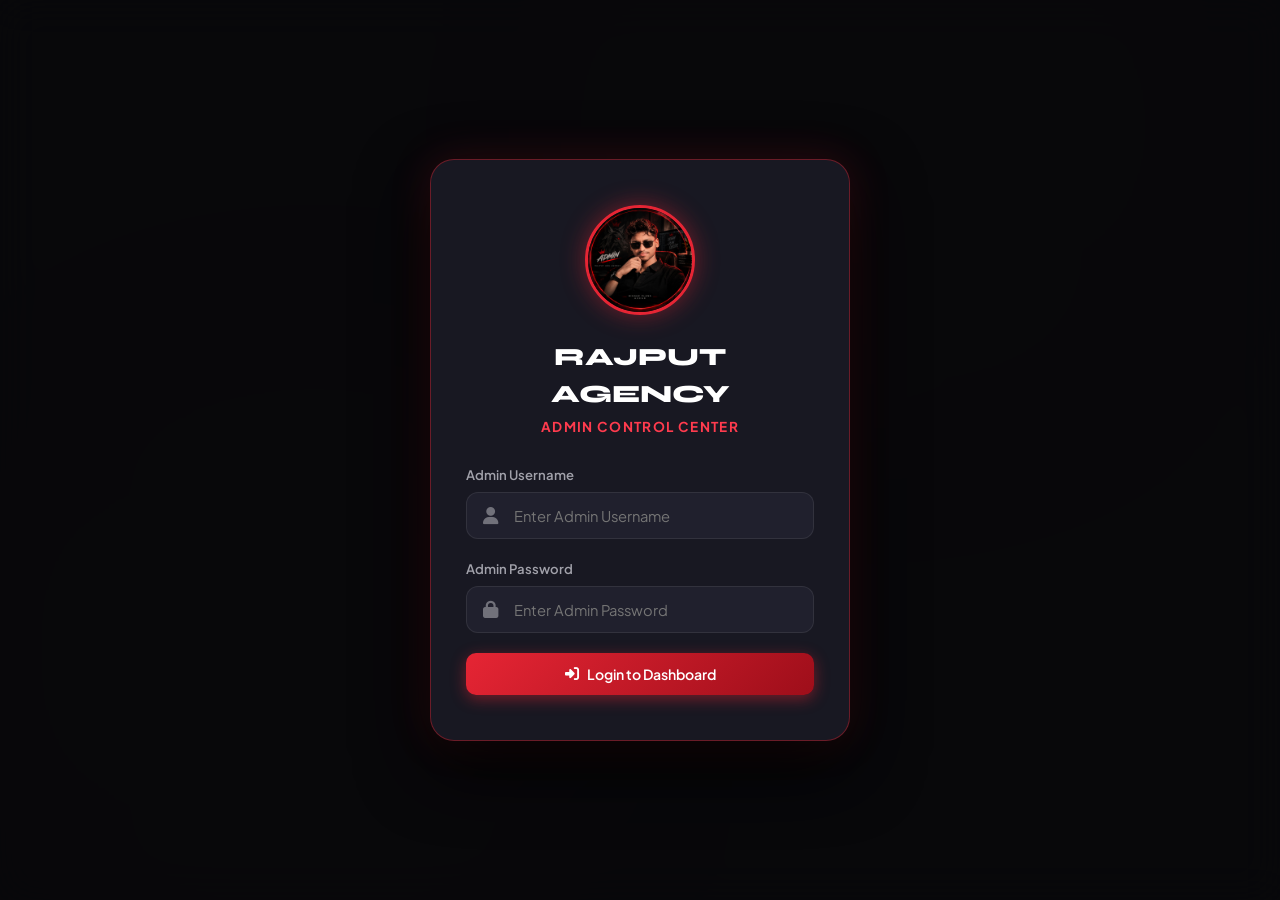
<file: admin.html>
<!DOCTYPE html>
<html lang="en">
<head>
  <meta charset="UTF-8">
  <meta name="viewport" content="width=device-width, initial-scale=1.0, maximum-scale=5.0">
  <title>RAJPUT AGENCY | Admin Control Panel</title>
  
  <!-- Greek God Statue Favicon as requested -->
  <link rel="icon" type="image/jpeg" href="assets/sculpture_god.jpg">
  
  <!-- Google Fonts -->
  <link rel="preconnect" href="https://fonts.googleapis.com">
  <link rel="preconnect" href="https://fonts.gstatic.com" crossorigin>
  <link href="https://fonts.googleapis.com/css2?family=Plus+Jakarta+Sans:wght@300;400;500;600;700;800&family=Syne:wght@700;800;900&display=swap" rel="stylesheet">
  
  <!-- Font Awesome Icons -->
  <link rel="stylesheet" href="https://cdnjs.cloudflare.com/ajax/libs/font-awesome/6.5.1/css/all.min.css">
  
  <link rel="stylesheet" href="admin.css?v=2.4">
</head>
<body>

  <!-- Ambient Glow -->
  <div class="ambient-glow glow-top"></div>
  <div class="ambient-glow glow-bottom"></div>

  <!-- Admin Login Modal -->
  <div class="login-modal-backdrop" id="loginModal">
    <div class="login-modal-card">
      <div class="login-avatar-wrapper">
        <img src="assets/admin_logo.jpg" alt="Rajput Agency Admin" class="login-admin-img" id="loginAvatarImg">
        <span class="avatar-ring"></span>
      </div>
      <h2>RAJPUT AGENCY</h2>
      <p class="login-sub">Admin Control Center</p>
      
      <form id="adminLoginForm">
        <div class="input-box">
          <label for="loginUsername">Admin Username</label>
          <div class="input-wrap">
            <i class="fas fa-user"></i>
            <input type="text" id="loginUsername" placeholder="Enter Admin Username" required autocomplete="username">
          </div>
        </div>

        <div class="input-box">
          <label for="loginPassword">Admin Password</label>
          <div class="input-wrap">
            <i class="fas fa-lock"></i>
            <input type="password" id="loginPassword" placeholder="Enter Admin Password" required autocomplete="current-password">
          </div>
        </div>

        <div class="login-error-msg" id="loginError">Invalid Username or Password!</div>

        <button type="submit" class="btn btn-primary btn-block">
          <i class="fas fa-sign-in-alt"></i> Login to Dashboard
        </button>
      </form>
    </div>
  </div>

  <!-- Dashboard Container -->
  <div class="admin-container" id="adminDashboard" style="display: none;">
    
    <!-- Top Navigation Header -->
    <header class="admin-header">
      <div class="header-left">
        <div class="admin-profile-pill">
          <img src="assets/admin_logo.jpg" alt="Admin" class="header-admin-avatar" id="headerAvatarImg">
          <div class="header-user-meta">
            <h3 id="topAdminName">Rajput</h3>
            <span class="admin-role-badge">SUPER ADMIN • OWNER</span>
          </div>
        </div>
      </div>

      <div class="header-right">
        <a href="index.html" target="_blank" class="btn btn-ghost btn-sm" title="View Website">
          <i class="fas fa-globe"></i> <span>View Site</span>
        </a>
        <button class="btn btn-primary btn-sm" id="btnSaveAllTop">
          <i class="fas fa-save"></i> <span>Save</span>
        </button>
        <button class="btn btn-outline-danger btn-sm" id="btnLogout" title="Logout">
          <i class="fas fa-sign-out-alt"></i> <span>Logout</span>
        </button>
      </div>
    </header>

    <!-- Save Notification Toast -->
    <div class="toast-notice" id="saveToast">
      <i class="fas fa-check-circle"></i>
      <span>Changes successfully saved & live on website!</span>
    </div>

    <!-- Main Settings Grid -->
    <div class="admin-grid">

      <!-- Admin Profile Card -->
      <div class="admin-card profile-showcase-card">
        <div class="showcase-content">
          <div class="showcase-avatar-box">
            <img src="assets/admin_logo.jpg" alt="Admin Badge" class="showcase-img" id="showcaseAvatarImg">
            <div class="showcase-glow"></div>
            <label for="adminPhotoInput" class="avatar-edit-overlay" title="Change Admin Photo">
              <i class="fas fa-camera"></i>
            </label>
            <input type="file" id="adminPhotoInput" accept="image/*" style="display: none;">
          </div>
          <div class="showcase-details">
            <div class="showcase-meta-top">
              <span class="badge-pill">SUPER ADMIN</span>
              <span class="system-status">
                <span class="status-dot"></span> 24/7 Live
              </span>
            </div>
            <h2 id="showcaseAdminName">Rajput</h2>
            <p class="tagline-text">Head of Growth • RAJPUT AGENCY</p>
            <div class="showcase-photo-actions">
              <button type="button" class="btn btn-outline-danger btn-xs" id="btnUploadPhoto">
                <i class="fas fa-camera"></i> Change Photo
              </button>
              <button type="button" class="btn btn-ghost btn-xs" id="btnResetPhoto" style="display: none;" title="Reset to default photo">
                <i class="fas fa-undo"></i> Reset
              </button>
            </div>
          </div>
        </div>
      </div>

      <!-- Card 1: WhatsApp & Telegram Direct Settings -->
      <div class="admin-card">
        <div class="card-title-row">
          <div class="title-with-icon">
            <i class="fab fa-whatsapp text-green"></i>
            <div>
              <h3>WhatsApp & Telegram Settings</h3>
              <p>Site par WhatsApp number aur Telegram channel update karne ke liye</p>
            </div>
          </div>
          <span class="status-pill status-active">Direct Connect</span>
        </div>

        <div class="form-fields">
          <div class="form-group">
            <label for="cfgWaPhone">WhatsApp Business Number (With Country Code):</label>
            <div class="input-wrap">
              <i class="fab fa-whatsapp"></i>
              <input type="text" id="cfgWaPhone" placeholder="e.g. 917668638453">
            </div>
            <small>Bina '+' ya space ke daalein. Example: <code>917668638453</code></small>
          </div>

          <div class="form-group">
            <label for="cfgWaMessage">Default WhatsApp Welcome Message:</label>
            <textarea id="cfgWaMessage" rows="2" placeholder="Hi Rajput Agency, I want to scale my business with paid ads!"></textarea>
            <small>Client ke chat open karte hi ye text pre-fill ho jayega.</small>
          </div>

          <div class="form-divider"></div>

          <div class="form-group">
            <label for="cfgTgLink">Telegram Channel / Group Link:</label>
            <div class="input-wrap">
              <i class="fab fa-telegram text-blue"></i>
              <input type="text" id="cfgTgLink" placeholder="e.g. https://t.me/RajputAdsAgency ya RajputAgency">
            </div>
            <small>Apna Telegram link ya channel username yahan paste karein.</small>
          </div>

          <div class="form-group">
            <label for="cfgTgHandle">Telegram Display Text / Handle:</label>
            <input type="text" id="cfgTgHandle" placeholder="@RajputAgency">
            <small>Website par dikhne wala handle text (e.g. <code>@RajputAgency</code>).</small>
          </div>
        </div>
      </div>

      <!-- Card 2: Basic Agency Information -->
      <div class="admin-card">
        <div class="card-title-row">
          <div class="title-with-icon">
            <i class="fas fa-building text-red"></i>
            <div>
              <h3>Agency Basic Info</h3>
              <p>Website ke footer aur contact section ka info</p>
            </div>
          </div>
        </div>

        <div class="form-fields">
          <div class="form-group">
            <label for="cfgAgencyName">Agency Name:</label>
            <input type="text" id="cfgAgencyName" placeholder="RAJPUT AGENCY">
          </div>

          <div class="form-group">
            <label for="cfgOfficialEmail">Official Business Email:</label>
            <input type="email" id="cfgOfficialEmail" placeholder="bussiness@rajputagency.online">
          </div>

          <div class="form-group">
            <label for="cfgCallingPhone">Display Phone / WhatsApp Support:</label>
            <input type="text" id="cfgCallingPhone" placeholder="+62 851-8383-7854">
          </div>

          <div class="form-group">
            <label for="cfgOfficeAddress">Office Location / Address:</label>
            <input type="text" id="cfgOfficeAddress" placeholder="All India">
          </div>
        </div>
      </div>

      <!-- Card 3: Change Admin Credentials -->
      <div class="admin-card">
        <div class="card-title-row">
          <div class="title-with-icon">
            <i class="fas fa-key text-red"></i>
            <div>
              <h3>Admin Login & Password</h3>
              <p>Admin panel ka username, password aur display name change karein</p>
            </div>
          </div>
        </div>

        <div class="form-fields">
          <div class="form-group">
            <label for="cfgAdminName">Admin Display Name:</label>
            <input type="text" id="cfgAdminName" placeholder="Rajput">
          </div>

          <div class="form-group">
            <label>Admin Profile Photo (Changes on Website & Admin):</label>
            <div style="display: flex; gap: 0.6rem; align-items: center; margin-bottom: 0.5rem; flex-wrap: wrap;">
              <button type="button" class="btn btn-outline-danger btn-sm" id="btnUploadPhotoAlt">
                <i class="fas fa-upload"></i> Upload from Device
              </button>
              <button type="button" class="btn btn-ghost btn-sm" id="btnResetPhotoAlt">
                <i class="fas fa-undo"></i> Reset to Default
              </button>
            </div>
            <input type="text" id="cfgAdminPhotoUrl" placeholder="Or paste Image URL (https://...)">
            <small>Aap file upload kar sakte hain ya image link paste kar sakte hain. Dono jagah live update hoga.</small>
          </div>

          <div class="form-group">
            <label for="cfgAdminUsername">New Admin Username:</label>
            <input type="text" id="cfgAdminUsername" placeholder="e.g. admin ya rajput">
          </div>

          <div class="form-group">
            <label for="cfgAdminPassword">New Admin Password:</label>
            <input type="password" id="cfgAdminPassword" placeholder="Enter new password">
            <small>Password ko kisi safe jagah note karke rakhein.</small>
          </div>

          <button type="button" class="btn btn-outline-red" id="btnUpdateCredentials">
            <i class="fas fa-shield-alt"></i> Update Credentials
          </button>
          <span id="credUpdateMsg" class="feedback-msg"></span>
        </div>
      </div>

      <!-- Card 4: Recent Client Leads -->
      <div class="admin-card full-width-card">
        <div class="card-title-row">
          <div class="title-with-icon">
            <i class="fas fa-users text-red"></i>
            <div>
              <h3>Recent Client Leads & Inquiries</h3>
              <p>Website par audit form bharne wale clients ki list</p>
            </div>
          </div>
          <div class="card-actions">
            <button class="btn btn-ghost btn-sm" id="btnExportCsv">
              <i class="fas fa-download"></i> Export CSV
            </button>
            <button class="btn btn-outline-danger btn-sm" id="btnClearLeads">
              <i class="fas fa-trash-alt"></i> Clear Leads
            </button>
          </div>
        </div>

        <div class="table-responsive">
          <table class="leads-table">
            <thead>
              <tr>
                <th>Date</th>
                <th>Client Name</th>
                <th>Email</th>
                <th>WhatsApp / Phone</th>
                <th>Services</th>
                <th>Monthly Budget</th>
                <th>Action</th>
              </tr>
            </thead>
            <tbody id="leadsTableBody">
              <!-- Dynamically populated -->
            </tbody>
          </table>
        </div>

        <div class="empty-leads" id="emptyLeadsState">
          <i class="fas fa-inbox"></i>
          <p>Abhi tak koi naya inquiry nahi aaya hai. Website par form submit hone par yahan show hoga.</p>
        </div>
      </div>

    </div>

    <!-- Floating Save Button -->
    <div class="floating-save-bar">
      <span>Changes complete hone par save karein:</span>
      <button class="btn btn-primary" id="btnSaveAllBottom">
        <i class="fas fa-save"></i> Save All Changes Now
      </button>
    </div>

  </div>

  <script src="admin.js?v=2.4"></script>
</body>
</html>
</file>
<file: styles.css>
/* ===================================================================
   VISHESH ENTERPRISES - MODERN DARK CRIMSON PERFORMANCE AGENCY STYLESHEET
   Aesthetic inspired by classical neo-brutalist dark sculpture UI
   =================================================================== */

:root {
  --bg-main: #0a0a0d;
  --bg-surface: #121217;
  --bg-surface-elevated: #1a1a23;
  --bg-card: rgba(22, 22, 29, 0.75);
  
  --accent-red: #e62534;
  --accent-red-glow: rgba(230, 37, 52, 0.45);
  --accent-red-light: #ff4757;
  --accent-red-dark: #a81320;
  
  --text-white: #ffffff;
  --text-muted: #a1a1aa;
  --text-dim: #71717a;
  
  --border-light: rgba(255, 255, 255, 0.08);
  --border-red: rgba(230, 37, 52, 0.35);
  
  --font-heading: 'Syne', sans-serif;
  --font-body: 'Plus Jakarta Sans', -apple-system, BlinkMacSystemFont, sans-serif;
  
  --transition-smooth: all 0.35s cubic-bezier(0.16, 1, 0.3, 1);
}

* {
  box-sizing: border-box;
  margin: 0;
  padding: 0;
}

html {
  scroll-behavior: smooth;
  font-size: 16px;
}

body {
  background-color: var(--bg-main);
  color: var(--text-white);
  font-family: var(--font-body);
  line-height: 1.6;
  overflow-x: hidden;
  position: relative;
  min-height: 100vh;
}

/* Background Ambient Lighting */
.ambient-glow {
  position: fixed;
  border-radius: 50%;
  filter: blur(140px);
  pointer-events: none;
  z-index: 0;
}

.glow-top-right {
  top: -100px;
  right: -100px;
  width: 550px;
  height: 550px;
  background: radial-gradient(circle, rgba(230, 37, 52, 0.18) 0%, transparent 70%);
}

.glow-bottom-left {
  bottom: 10%;
  left: -150px;
  width: 600px;
  height: 600px;
  background: radial-gradient(circle, rgba(230, 37, 52, 0.12) 0%, transparent 70%);
}

/* Container & Layout */
.section-container {
  max-width: 1240px;
  margin: 0 auto;
  padding: 0 2rem;
  position: relative;
  z-index: 1;
}

.section {
  padding: 6.5rem 0;
  position: relative;
  z-index: 1;
}

/* Header & Navbar */
.navbar {
  position: fixed;
  top: 0;
  left: 0;
  width: 100%;
  z-index: 1000;
  padding: 1.25rem 2rem;
  transition: var(--transition-smooth);
  background: rgba(10, 10, 13, 0.6);
  backdrop-filter: blur(16px);
  border-bottom: 1px solid rgba(255, 255, 255, 0.04);
}

.navbar.scrolled {
  padding: 0.9rem 2rem;
  background: rgba(10, 10, 13, 0.92);
  border-bottom: 1px solid var(--border-light);
  box-shadow: 0 10px 30px rgba(0, 0, 0, 0.5);
}

.nav-container {
  max-width: 1300px;
  margin: 0 auto;
  display: flex;
  align-items: center;
  justify-content: space-between;
}

/* Logo (Matching the 3 diagonal red stripes from reference screenshot) */
.logo {
  display: flex;
  align-items: center;
  gap: 0.75rem;
  text-decoration: none;
  color: var(--text-white);
  font-family: var(--font-heading);
  font-size: 1.35rem;
  font-weight: 800;
  letter-spacing: 0.05em;
}

.logo-bars {
  display: flex;
  gap: 3px;
  transform: skewX(-20deg);
}

.logo-bars span {
  width: 5px;
  height: 22px;
  background: linear-gradient(180deg, var(--accent-red-light), var(--accent-red-dark));
  border-radius: 2px;
  display: inline-block;
}

.logo-bars span:nth-child(2) {
  height: 26px;
  margin-top: -2px;
  background: var(--accent-red);
}

.logo-text span {
  color: var(--accent-red);
}

.nav-links {
  display: flex;
  align-items: center;
  gap: 2.2rem;
}

.nav-links a {
  text-decoration: none;
  color: var(--text-muted);
  font-size: 0.88rem;
  font-weight: 500;
  letter-spacing: 0.06em;
  text-transform: uppercase;
  transition: var(--transition-smooth);
}

.nav-links a:hover {
  color: var(--text-white);
  text-shadow: 0 0 10px rgba(255, 255, 255, 0.5);
}

.nav-actions {
  display: flex;
  align-items: center;
  gap: 1rem;
}

.mobile-menu-toggle {
  display: none;
  background: none;
  border: none;
  cursor: pointer;
  padding: 0.5rem;
}

.mobile-menu-toggle span {
  display: block;
  width: 24px;
  height: 2px;
  background: var(--text-white);
  margin: 5px 0;
  transition: var(--transition-smooth);
}

/* Buttons */
.btn {
  display: inline-flex;
  align-items: center;
  justify-content: center;
  gap: 0.6rem;
  padding: 0.85rem 1.75rem;
  font-family: var(--font-body);
  font-size: 0.9rem;
  font-weight: 600;
  text-decoration: none;
  border-radius: 50px;
  cursor: pointer;
  transition: var(--transition-smooth);
  border: none;
}

.btn-sm {
  padding: 0.55rem 1.25rem;
  font-size: 0.82rem;
}

.btn-primary {
  background: linear-gradient(135deg, var(--accent-red), var(--accent-red-dark));
  color: #ffffff;
  box-shadow: 0 4px 20px var(--accent-red-glow);
}

.btn-primary:hover {
  background: linear-gradient(135deg, var(--accent-red-light), var(--accent-red));
  box-shadow: 0 6px 28px rgba(230, 37, 52, 0.7);
  transform: translateY(-2px);
}

.btn-outline {
  background: transparent;
  color: #25D366;
  border: 1px solid rgba(37, 211, 102, 0.35);
}

.btn-outline:hover {
  background: rgba(37, 211, 102, 0.12);
  border-color: #25D366;
}

.btn-ghost {
  background: transparent;
  color: var(--text-muted);
  border: 1px solid var(--border-light);
}

.btn-ghost:hover {
  color: var(--text-white);
  border-color: rgba(255, 255, 255, 0.25);
  background: rgba(255, 255, 255, 0.04);
}

.btn-block {
  width: 100%;
}

/* ===================================================================
   HERO SECTION (Visual match of user's uploaded reference)
   =================================================================== */

.hero-section {
  min-height: 100vh;
  display: flex;
  flex-direction: column;
  justify-content: center;
  padding-top: 6rem;
  padding-bottom: 2rem;
  position: relative;
  z-index: 1;
}

.hero-container {
  max-width: 1300px;
  margin: 0 auto;
  padding: 2rem 2rem 3rem;
  display: grid;
  grid-template-columns: 1.05fr 1fr;
  align-items: center;
  gap: 3rem;
  width: 100%;
}

.hero-left {
  display: flex;
  flex-direction: column;
  justify-content: center;
  z-index: 2;
}

.hero-tag {
  display: inline-flex;
  align-items: center;
  gap: 0.6rem;
  font-size: 0.78rem;
  font-weight: 700;
  letter-spacing: 0.14em;
  color: var(--text-muted);
  text-transform: uppercase;
  margin-bottom: 1.25rem;
}

.tag-dot {
  width: 7px;
  height: 7px;
  background: var(--accent-red);
  border-radius: 50%;
  box-shadow: 0 0 10px var(--accent-red);
}

.hero-title {
  font-family: var(--font-heading);
  font-size: clamp(3.2rem, 7vw, 6rem);
  font-weight: 900;
  line-height: 0.95;
  letter-spacing: -0.02em;
  text-transform: uppercase;
  color: var(--text-white);
  margin-bottom: 1.5rem;
  text-shadow: 0 4px 25px rgba(0, 0, 0, 0.6);
  transition: opacity 0.3s ease, transform 0.3s ease;
}

.hero-desc {
  font-size: clamp(1rem, 1.3vw, 1.15rem);
  color: var(--text-muted);
  max-width: 520px;
  margin-bottom: 2.5rem;
  font-weight: 400;
  line-height: 1.7;
  transition: opacity 0.3s ease;
}

.hero-cta-group {
  display: flex;
  align-items: center;
  gap: 1.5rem;
  margin-bottom: 3.5rem;
}

/* Iconic circular CTA button with arrow from reference screenshot */
.circle-cta {
  display: inline-flex;
  align-items: center;
  gap: 1.1rem;
  text-decoration: none;
  color: var(--text-white);
  font-weight: 600;
  font-size: 0.95rem;
  letter-spacing: 0.02em;
  transition: var(--transition-smooth);
}

.circle-cta-icon {
  width: 54px;
  height: 54px;
  border-radius: 50%;
  border: 1px solid rgba(255, 255, 255, 0.25);
  display: flex;
  align-items: center;
  justify-content: center;
  font-size: 1rem;
  color: var(--text-white);
  background: rgba(255, 255, 255, 0.03);
  transition: var(--transition-smooth);
}

.circle-cta:hover .circle-cta-icon {
  border-color: var(--accent-red);
  background: var(--accent-red);
  box-shadow: 0 0 25px var(--accent-red-glow);
  transform: translateX(4px);
}

.circle-cta:hover .circle-cta-text {
  color: var(--accent-red-light);
}

/* Slider Track (01 ─── 03 from the reference) */
.hero-slider-nav {
  display: flex;
  align-items: center;
  gap: 1rem;
}

.slide-num {
  font-family: var(--font-heading);
  font-size: 0.95rem;
  font-weight: 700;
  letter-spacing: 0.05em;
  color: var(--text-dim);
}

.slide-num.current-num {
  color: var(--text-white);
}

.slider-track {
  width: 140px;
  height: 2px;
  background: rgba(255, 255, 255, 0.15);
  position: relative;
  overflow: hidden;
  border-radius: 2px;
}

.slider-fill {
  position: absolute;
  top: 0;
  left: 0;
  height: 100%;
  width: 33.33%;
  background: var(--accent-red);
  box-shadow: 0 0 8px var(--accent-red);
  transition: width 0.4s ease;
}

.slider-buttons {
  display: flex;
  gap: 0.4rem;
  margin-left: 0.75rem;
}

.slide-ctrl-btn {
  background: transparent;
  border: 1px solid rgba(255, 255, 255, 0.15);
  width: 30px;
  height: 30px;
  border-radius: 50%;
  color: var(--text-muted);
  cursor: pointer;
  display: flex;
  align-items: center;
  justify-content: center;
  font-size: 0.75rem;
  transition: var(--transition-smooth);
}

.slide-ctrl-btn:hover {
  color: var(--text-white);
  border-color: var(--accent-red);
  background: rgba(230, 37, 52, 0.15);
}

/* Right Visual: Red Circular Disc & Classical Sculpture */
.hero-right {
  position: relative;
  display: flex;
  align-items: center;
  justify-content: center;
}

.hero-visual-wrapper {
  position: relative;
  width: 100%;
  max-width: 520px;
  aspect-ratio: 1/1.05;
  display: flex;
  align-items: center;
  justify-content: center;
}

/* The iconic red circle behind the sculpture */
.hero-red-disc {
  position: absolute;
  width: 420px;
  height: 420px;
  border-radius: 50%;
  background: radial-gradient(circle at 35% 35%, #ff2a3a 0%, #b80c1d 60%, #4a0309 100%);
  box-shadow: 0 0 90px rgba(230, 37, 52, 0.65), 0 0 160px rgba(230, 37, 52, 0.35);
  z-index: 1;
  transition: transform 0.6s cubic-bezier(0.16, 1, 0.3, 1);
}

.hero-glow-ring {
  position: absolute;
  width: 460px;
  height: 460px;
  border-radius: 50%;
  border: 1px solid rgba(255, 59, 78, 0.3);
  z-index: 1;
  animation: pulseRing 6s infinite ease-in-out;
}

@keyframes pulseRing {
  0%, 100% { transform: scale(1); opacity: 0.4; }
  50% { transform: scale(1.05); opacity: 0.8; }
}

.hero-sculpture-img {
  position: relative;
  z-index: 2;
  width: 95%;
  height: auto;
  max-height: 580px;
  object-fit: contain;
  mix-blend-mode: lighten;
  filter: drop-shadow(0 20px 40px rgba(0, 0, 0, 0.85)) contrast(1.15) brightness(1.05);
  transform: translateY(10px);
  transition: transform 0.5s cubic-bezier(0.16, 1, 0.3, 1);
}

.hero-visual-wrapper:hover .hero-sculpture-img {
  transform: translateY(2px) scale(1.02);
}

/* Small accent dot from reference screenshot */
.hero-mini-disc {
  position: absolute;
  bottom: 0px;
  left: 30px;
  width: 70px;
  height: 70px;
  border-radius: 50%;
  background: #d91c2c;
  z-index: 3;
  box-shadow: 0 0 30px rgba(230, 37, 52, 0.7);
}

/* Floating Metrics Badges */
.floating-badge {
  position: absolute;
  z-index: 4;
  background: rgba(18, 18, 23, 0.85);
  backdrop-filter: blur(16px);
  border: 1px solid var(--border-light);
  border-radius: 14px;
  padding: 0.8rem 1.1rem;
  display: flex;
  align-items: center;
  gap: 0.85rem;
  box-shadow: 0 10px 30px rgba(0, 0, 0, 0.6);
  animation: floatCard 4s ease-in-out infinite alternate;
}

.floating-badge i {
  font-size: 1.4rem;
  color: var(--accent-red);
}

.floating-badge strong {
  display: block;
  font-size: 0.95rem;
  font-weight: 700;
  color: var(--text-white);
}

.floating-badge span {
  display: block;
  font-size: 0.75rem;
  color: var(--text-muted);
}

.badge-top-left {
  top: 10%;
  left: -20px;
}

.badge-bottom-right {
  bottom: 12%;
  right: -30px;
  animation-delay: -2s;
}

.badge-bottom-left {
  bottom: -15px;
  right: 40%;
  animation-delay: -1s;
}

.text-green {
  color: #25D366 !important;
}

.text-red {
  color: var(--accent-red) !important;
}

@keyframes floatCard {
  0% { transform: translateY(0); }
  100% { transform: translateY(-8px); }
}

/* Scrolling Live Stats Ribbon */
.stats-ribbon {
  background: rgba(22, 22, 28, 0.6);
  border-top: 1px solid var(--border-light);
  border-bottom: 1px solid var(--border-light);
  padding: 1.25rem 0;
  overflow: hidden;
  margin-top: 2rem;
  position: relative;
  z-index: 2;
}

.stats-track {
  display: flex;
  gap: 4rem;
  width: max-content;
  animation: marqueeScroll 25s linear infinite;
}

.stats-track:hover {
  animation-play-state: paused;
}

.stat-item {
  display: flex;
  align-items: center;
  gap: 0.75rem;
  white-space: nowrap;
}

.stat-num {
  font-family: var(--font-heading);
  font-size: 1.4rem;
  font-weight: 800;
  color: var(--accent-red-light);
}

.stat-label {
  font-size: 0.85rem;
  color: var(--text-muted);
  text-transform: uppercase;
  letter-spacing: 0.05em;
  font-weight: 500;
}

@keyframes marqueeScroll {
  0% { transform: translateX(0); }
  100% { transform: translateX(-50%); }
}

/* ===================================================================
   SECTION HEADERS
   =================================================================== */

.section-header {
  margin-bottom: 3.5rem;
}

.section-header.text-center {
  text-align: center;
  max-width: 780px;
  margin-left: auto;
  margin-right: auto;
}

.badge-pill {
  display: inline-block;
  background: rgba(230, 37, 52, 0.12);
  color: var(--accent-red-light);
  border: 1px solid rgba(230, 37, 52, 0.25);
  border-radius: 50px;
  padding: 0.35rem 0.95rem;
  font-size: 0.75rem;
  font-weight: 700;
  letter-spacing: 0.12em;
  text-transform: uppercase;
  margin-bottom: 1rem;
}

.section-title {
  font-family: var(--font-heading);
  font-size: clamp(2rem, 4vw, 3.2rem);
  font-weight: 800;
  line-height: 1.15;
  letter-spacing: -0.02em;
  color: var(--text-white);
  margin-bottom: 1rem;
}

.section-title span {
  color: var(--accent-red);
}

.section-subtitle {
  color: var(--text-muted);
  font-size: 1.05rem;
  max-width: 650px;
  line-height: 1.6;
}

/* ===================================================================
   CHANNELS GRID & CARDS
   =================================================================== */

.channels-grid {
  display: grid;
  grid-template-columns: repeat(auto-fit, minmax(min(100%, 330px), 1fr));
  gap: 2rem;
}

.channel-card {
  background: var(--bg-card);
  border: 1px solid var(--border-light);
  border-radius: 20px;
  padding: 2.5rem 2rem;
  position: relative;
  display: flex;
  flex-direction: column;
  transition: var(--transition-smooth);
  backdrop-filter: blur(12px);
  overflow: hidden;
}

.channel-card:hover {
  transform: translateY(-8px);
  border-color: var(--border-red);
  box-shadow: 0 15px 40px rgba(230, 37, 52, 0.15);
}

.channel-card.featured-card {
  border-color: rgba(230, 37, 52, 0.4);
  background: linear-gradient(180deg, rgba(230, 37, 52, 0.08) 0%, rgba(22, 22, 29, 0.85) 100%);
}

.card-glow {
  position: absolute;
  top: 0;
  right: 0;
  width: 150px;
  height: 150px;
  background: radial-gradient(circle, rgba(230, 37, 52, 0.15) 0%, transparent 70%);
  pointer-events: none;
}

.channel-icon-wrap {
  width: 58px;
  height: 58px;
  border-radius: 16px;
  display: flex;
  align-items: center;
  justify-content: center;
  font-size: 1.65rem;
  margin-bottom: 1.5rem;
  background: rgba(255, 255, 255, 0.05);
  border: 1px solid var(--border-light);
  transition: var(--transition-smooth);
}

.google-icon-wrap { color: #EA4335; border-color: rgba(234, 67, 53, 0.3); }
.meta-icon-wrap { color: #0081FB; border-color: rgba(0, 129, 251, 0.3); }
.telegram-icon-wrap { color: #229ED9; border-color: rgba(34, 158, 217, 0.3); }
.whatsapp-icon-wrap { color: #25D366; border-color: rgba(37, 211, 102, 0.3); }
.landing-icon-wrap { color: var(--accent-red-light); border-color: rgba(230, 37, 52, 0.3); }
.creative-icon-wrap { color: #FFB300; border-color: rgba(255, 179, 0, 0.3); }

.channel-card:hover .channel-icon-wrap {
  transform: scale(1.1) rotate(5deg);
}

.channel-badge {
  position: absolute;
  top: 2rem;
  right: 2rem;
  font-size: 0.72rem;
  font-weight: 700;
  letter-spacing: 0.06em;
  text-transform: uppercase;
  color: var(--text-dim);
  background: rgba(255, 255, 255, 0.04);
  padding: 0.25rem 0.65rem;
  border-radius: 30px;
  border: 1px solid var(--border-light);
}

.featured-badge {
  color: var(--accent-red-light);
  border-color: rgba(230, 37, 52, 0.35);
  background: rgba(230, 37, 52, 0.12);
}

.channel-title {
  font-family: var(--font-heading);
  font-size: 1.45rem;
  font-weight: 700;
  margin-bottom: 0.85rem;
  color: var(--text-white);
}

.channel-desc {
  color: var(--text-muted);
  font-size: 0.92rem;
  line-height: 1.6;
  margin-bottom: 1.75rem;
}

.channel-features {
  list-style: none;
  margin-bottom: 2rem;
  display: flex;
  flex-direction: column;
  gap: 0.75rem;
}

.channel-features li {
  font-size: 0.88rem;
  color: var(--text-white);
  display: flex;
  align-items: center;
  gap: 0.65rem;
}

.channel-features li i {
  color: var(--accent-red);
  font-size: 0.95rem;
}

.channel-footer {
  margin-top: auto;
  display: flex;
  align-items: center;
  justify-content: space-between;
  padding-top: 1.25rem;
  border-top: 1px solid var(--border-light);
}

.channel-stat {
  font-size: 0.85rem;
  color: var(--text-muted);
}

.channel-stat strong {
  color: var(--text-white);
  font-size: 1.05rem;
}

.card-btn {
  text-decoration: none;
  color: var(--accent-red-light);
  font-size: 0.88rem;
  font-weight: 600;
  display: inline-flex;
  align-items: center;
  gap: 0.4rem;
  transition: var(--transition-smooth);
}

.card-btn:hover {
  color: #ffffff;
  transform: translateX(4px);
}

/* ===================================================================
   INTERACTIVE CALCULATOR
   =================================================================== */

.calculator-section {
  background: linear-gradient(180deg, transparent 0%, rgba(230, 37, 52, 0.04) 50%, transparent 100%);
}

.calculator-wrapper {
  background: var(--bg-surface);
  border: 1px solid var(--border-light);
  border-radius: 28px;
  padding: 3.5rem;
  display: grid;
  grid-template-columns: 1.1fr 1fr;
  gap: 3.5rem;
  align-items: center;
  box-shadow: 0 20px 60px rgba(0, 0, 0, 0.6);
}

.calc-input-group {
  margin: 2.2rem 0;
}

.calc-label-row {
  display: flex;
  justify-content: space-between;
  align-items: center;
  margin-bottom: 1rem;
}

.calc-label-row label {
  font-size: 1rem;
  font-weight: 600;
  color: var(--text-muted);
}

.budget-display {
  font-family: var(--font-heading);
  font-size: 2rem;
  font-weight: 800;
  color: var(--accent-red-light);
}

.custom-slider {
  width: 100%;
  height: 8px;
  background: #2a2a35;
  border-radius: 4px;
  outline: none;
  -webkit-appearance: none;
  cursor: pointer;
}

.custom-slider::-webkit-slider-thumb {
  -webkit-appearance: none;
  appearance: none;
  width: 26px;
  height: 26px;
  border-radius: 50%;
  background: var(--accent-red);
  box-shadow: 0 0 15px var(--accent-red);
  cursor: pointer;
  border: 2px solid #ffffff;
  transition: transform 0.2s;
}

.custom-slider::-webkit-slider-thumb:hover {
  transform: scale(1.15);
}

.slider-marks {
  display: flex;
  justify-content: space-between;
  margin-top: 0.6rem;
  font-size: 0.8rem;
  color: var(--text-dim);
}

.calc-channel-picker label {
  display: block;
  font-size: 0.95rem;
  font-weight: 600;
  color: var(--text-muted);
  margin-bottom: 0.85rem;
}

.channel-checkboxes {
  display: flex;
  flex-wrap: wrap;
  gap: 0.75rem;
}

.channel-toggle {
  display: inline-flex;
  align-items: center;
  gap: 0.5rem;
  background: rgba(255, 255, 255, 0.04);
  border: 1px solid var(--border-light);
  padding: 0.55rem 1rem;
  border-radius: 30px;
  font-size: 0.85rem;
  cursor: pointer;
  transition: var(--transition-smooth);
}

.channel-toggle.active {
  background: rgba(230, 37, 52, 0.15);
  border-color: var(--accent-red);
  color: var(--text-white);
}

.channel-toggle input {
  display: none;
}

/* ROI Card (Right Side) */
.roi-card {
  background: #171720;
  border: 1px solid rgba(230, 37, 52, 0.3);
  border-radius: 20px;
  padding: 2.2rem;
  box-shadow: 0 15px 45px rgba(0, 0, 0, 0.7);
}

.roi-card-header {
  display: flex;
  justify-content: space-between;
  align-items: center;
  font-size: 0.75rem;
  font-weight: 700;
  letter-spacing: 0.08em;
  color: var(--text-dim);
  padding-bottom: 1.25rem;
  border-bottom: 1px solid var(--border-light);
  margin-bottom: 1.5rem;
}

.live-dot {
  color: #25D366;
  display: flex;
  align-items: center;
  gap: 0.35rem;
}

.live-dot i {
  font-size: 0.55rem;
  animation: blinkDot 1.5s infinite;
}

@keyframes blinkDot {
  0%, 100% { opacity: 1; }
  50% { opacity: 0.3; }
}

.roi-main-stat {
  margin-bottom: 2rem;
}

.roi-label {
  display: block;
  font-size: 0.85rem;
  color: var(--text-muted);
  margin-bottom: 0.3rem;
}

.roi-value {
  display: block;
  font-family: var(--font-heading);
  font-size: 3rem;
  font-weight: 900;
  color: #ffffff;
  line-height: 1;
  text-shadow: 0 0 20px rgba(255, 255, 255, 0.2);
}

.roi-multiple {
  display: inline-block;
  background: rgba(37, 211, 102, 0.15);
  color: #25D366;
  padding: 0.25rem 0.75rem;
  border-radius: 20px;
  font-size: 0.82rem;
  font-weight: 700;
  margin-top: 0.5rem;
}

.roi-grid {
  display: grid;
  grid-template-columns: 1fr 1fr;
  gap: 1.25rem;
  margin-bottom: 2rem;
  padding: 1.25rem;
  background: rgba(0, 0, 0, 0.25);
  border-radius: 14px;
}

.roi-metric {
  display: flex;
  flex-direction: column;
}

.metric-num {
  font-family: var(--font-heading);
  font-size: 1.35rem;
  font-weight: 800;
  color: var(--accent-red-light);
}

.metric-title {
  font-size: 0.75rem;
  color: var(--text-dim);
  text-transform: uppercase;
}

.roi-disclaimer {
  font-size: 0.72rem;
  color: var(--text-dim);
  text-align: center;
  margin-top: 1rem;
}

/* ===================================================================
   PROCESS BLUEPRINT
   =================================================================== */

.process-grid {
  display: grid;
  grid-template-columns: repeat(auto-fit, minmax(260px, 1fr));
  gap: 2rem;
  position: relative;
}

.process-step {
  background: var(--bg-card);
  border: 1px solid var(--border-light);
  border-radius: 20px;
  padding: 2.2rem 1.8rem;
  position: relative;
  transition: var(--transition-smooth);
}

.process-step:hover {
  transform: translateY(-6px);
  border-color: var(--border-red);
}

.step-num {
  font-family: var(--font-heading);
  font-size: 2.5rem;
  font-weight: 900;
  color: rgba(255, 255, 255, 0.07);
  position: absolute;
  top: 1.5rem;
  right: 1.5rem;
  line-height: 1;
}

.step-icon {
  width: 50px;
  height: 50px;
  background: rgba(230, 37, 52, 0.12);
  border: 1px solid rgba(230, 37, 52, 0.25);
  border-radius: 12px;
  display: flex;
  align-items: center;
  justify-content: center;
  font-size: 1.35rem;
  color: var(--accent-red-light);
  margin-bottom: 1.5rem;
}

.step-title {
  font-family: var(--font-heading);
  font-size: 1.25rem;
  font-weight: 700;
  margin-bottom: 0.75rem;
  color: var(--text-white);
}

.step-desc {
  font-size: 0.88rem;
  color: var(--text-muted);
  line-height: 1.6;
}

/* ===================================================================
   CASE STUDIES & RESULTS
   =================================================================== */

.results-grid {
  display: grid;
  grid-template-columns: repeat(auto-fit, minmax(340px, 1fr));
  gap: 2rem;
}

.result-card {
  background: var(--bg-card);
  border: 1px solid var(--border-light);
  border-radius: 20px;
  padding: 2.2rem;
  transition: var(--transition-smooth);
  display: flex;
  flex-direction: column;
}

.result-card:hover {
  transform: translateY(-6px);
  border-color: var(--border-red);
}

.result-tag {
  font-size: 0.75rem;
  font-weight: 700;
  letter-spacing: 0.08em;
  text-transform: uppercase;
  color: var(--accent-red);
  margin-bottom: 0.5rem;
}

.result-client {
  font-family: var(--font-heading);
  font-size: 1.4rem;
  font-weight: 800;
  margin-bottom: 1.5rem;
  color: var(--text-white);
}

.result-comparison {
  display: flex;
  align-items: center;
  justify-content: space-between;
  background: rgba(0, 0, 0, 0.3);
  padding: 1.1rem 1.4rem;
  border-radius: 14px;
  margin-bottom: 1.5rem;
  border: 1px solid var(--border-light);
}

.stat-before .label, .stat-after .label {
  display: block;
  font-size: 0.72rem;
  color: var(--text-dim);
  text-transform: uppercase;
}

.stat-before .val {
  font-size: 1.15rem;
  font-weight: 700;
  color: var(--text-muted);
}

.stat-arrow {
  color: var(--accent-red);
  font-size: 1.1rem;
}

.stat-after .val {
  font-size: 1.35rem;
  font-weight: 800;
  color: #25D366;
}

.stat-after .highlight-red {
  color: var(--accent-red-light);
}

.result-summary {
  font-size: 0.9rem;
  color: var(--text-muted);
  line-height: 1.6;
  margin-bottom: 1.75rem;
}

.result-channels {
  margin-top: auto;
  display: flex;
  flex-wrap: wrap;
  gap: 0.5rem;
}

.result-channels span {
  font-size: 0.75rem;
  background: rgba(255, 255, 255, 0.04);
  border: 1px solid var(--border-light);
  padding: 0.3rem 0.7rem;
  border-radius: 20px;
  color: var(--text-muted);
  display: inline-flex;
  align-items: center;
  gap: 0.35rem;
}

/* ===================================================================
   TESTIMONIALS
   =================================================================== */

.testimonials-grid {
  display: grid;
  grid-template-columns: repeat(auto-fit, minmax(320px, 1fr));
  gap: 2rem;
}

.testimonial-card {
  background: var(--bg-surface);
  border: 1px solid var(--border-light);
  border-radius: 20px;
  padding: 2.2rem;
  transition: var(--transition-smooth);
}

.testimonial-card:hover {
  border-color: rgba(255, 255, 255, 0.2);
}

.stars {
  color: #FFB300;
  font-size: 1.1rem;
  letter-spacing: 0.2em;
  margin-bottom: 1rem;
}

.quote {
  font-size: 0.95rem;
  color: var(--text-muted);
  line-height: 1.65;
  margin-bottom: 1.75rem;
  font-style: italic;
}

.client-info {
  display: flex;
  align-items: center;
  gap: 0.85rem;
}

.client-avatar {
  width: 44px;
  height: 44px;
  border-radius: 50%;
  background: linear-gradient(135deg, var(--accent-red), #50040a);
  color: #fff;
  display: flex;
  align-items: center;
  justify-content: center;
  font-weight: 700;
  font-size: 0.9rem;
}

.client-info strong {
  display: block;
  font-size: 0.92rem;
  color: var(--text-white);
}

.client-info span {
  font-size: 0.78rem;
  color: var(--text-dim);
}

/* ===================================================================
   FAQ ACCORDION
   =================================================================== */

.faq-accordion {
  max-width: 820px;
  margin: 0 auto;
  display: flex;
  flex-direction: column;
  gap: 1rem;
}

.faq-item {
  background: var(--bg-card);
  border: 1px solid var(--border-light);
  border-radius: 14px;
  overflow: hidden;
  transition: var(--transition-smooth);
}

.faq-item.active {
  border-color: var(--border-red);
}

.faq-question {
  width: 100%;
  padding: 1.35rem 1.75rem;
  background: transparent;
  border: none;
  color: var(--text-white);
  font-family: var(--font-body);
  font-size: 1.05rem;
  font-weight: 600;
  text-align: left;
  display: flex;
  justify-content: space-between;
  align-items: center;
  cursor: pointer;
}

.faq-question i {
  color: var(--accent-red);
  font-size: 0.85rem;
  transition: transform 0.3s ease;
}

.faq-item.active .faq-question i {
  transform: rotate(45deg);
}

.faq-answer {
  max-height: 0;
  overflow: hidden;
  transition: max-height 0.35s cubic-bezier(0.16, 1, 0.3, 1);
  padding: 0 1.75rem;
}

.faq-item.active .faq-answer {
  max-height: 250px;
  padding-bottom: 1.35rem;
}

.faq-answer p {
  color: var(--text-muted);
  font-size: 0.92rem;
  line-height: 1.65;
}

/* ===================================================================
   CONTACT & AUDIT LEAD SECTION
   =================================================================== */

.contact-box {
  background: linear-gradient(135deg, rgba(26, 26, 35, 0.9) 0%, rgba(14, 14, 18, 0.95) 100%);
  border: 1px solid rgba(230, 37, 52, 0.3);
  border-radius: 28px;
  padding: 4rem;
  display: grid;
  grid-template-columns: 1.1fr 1fr;
  gap: 4rem;
  box-shadow: 0 25px 80px rgba(0, 0, 0, 0.7);
  position: relative;
  overflow: hidden;
}

.contact-title {
  font-family: var(--font-heading);
  font-size: clamp(2.2rem, 3.5vw, 3rem);
  font-weight: 800;
  line-height: 1.15;
  margin-bottom: 1.25rem;
}

.contact-title span {
  color: var(--accent-red);
}

.contact-desc {
  color: var(--text-muted);
  font-size: 1.05rem;
  line-height: 1.65;
  margin-bottom: 2rem;
}

.contact-features-list {
  display: flex;
  flex-direction: column;
  gap: 0.85rem;
  margin-bottom: 2.5rem;
}

.feat-item {
  display: flex;
  align-items: center;
  gap: 0.75rem;
  font-size: 0.95rem;
  color: var(--text-white);
}

.feat-item i {
  color: var(--accent-red);
}

.quick-contact-methods {
  display: flex;
  flex-direction: column;
  gap: 1rem;
}

.quick-link {
  display: flex;
  align-items: center;
  gap: 1.1rem;
  padding: 1rem 1.4rem;
  background: rgba(255, 255, 255, 0.03);
  border: 1px solid var(--border-light);
  border-radius: 14px;
  text-decoration: none;
  color: var(--text-white);
  transition: var(--transition-smooth);
}

.quick-link:hover {
  background: rgba(255, 255, 255, 0.07);
  border-color: rgba(255, 255, 255, 0.2);
  transform: translateX(4px);
}

.quick-link i {
  font-size: 1.8rem;
}

.whatsapp-direct i {
  color: #25D366;
}

.telegram-direct i {
  color: #229ED9;
}

.quick-link strong {
  display: block;
  font-size: 0.95rem;
}

.quick-link span {
  font-size: 0.78rem;
  color: var(--text-muted);
}

/* Audit Form Styling */
.contact-form-wrap {
  background: rgba(10, 10, 13, 0.75);
  border: 1px solid var(--border-light);
  border-radius: 20px;
  padding: 2.5rem;
  backdrop-filter: blur(16px);
}

.form-title {
  font-family: var(--font-heading);
  font-size: 1.4rem;
  font-weight: 700;
  margin-bottom: 1.5rem;
}

.form-group {
  margin-bottom: 1.25rem;
}

.form-row {
  display: grid;
  grid-template-columns: 1fr 1fr;
  gap: 1rem;
}

.form-group label {
  display: block;
  font-size: 0.82rem;
  font-weight: 600;
  color: var(--text-muted);
  margin-bottom: 0.45rem;
}

.form-group input:not([type="checkbox"]), .form-group select {
  width: 100%;
  padding: 0.85rem 1.1rem;
  background: rgba(255, 255, 255, 0.04);
  border: 1px solid var(--border-light);
  border-radius: 10px;
  color: var(--text-white);
  font-family: var(--font-body);
  font-size: 0.92rem;
  outline: none;
  transition: var(--transition-smooth);
}

.form-group select option {
  background: #181820;
  color: #fff;
}

.form-group input:not([type="checkbox"]):focus, .form-group select:focus {
  border-color: var(--accent-red);
  background: rgba(255, 255, 255, 0.07);
  box-shadow: 0 0 15px rgba(230, 37, 52, 0.25);
}

.form-checkbox-grid {
  display: grid;
  grid-template-columns: 1fr 1fr;
  gap: 0.65rem 0.85rem;
  font-size: 0.85rem;
  color: var(--text-muted);
}

.form-checkbox-grid label {
  display: flex;
  align-items: center;
  justify-content: flex-start;
  text-align: left;
  gap: 0.65rem;
  cursor: pointer;
  margin-bottom: 0;
  padding: 0.55rem 0.75rem;
  background: rgba(255, 255, 255, 0.03);
  border: 1px solid rgba(255, 255, 255, 0.07);
  border-radius: 8px;
  transition: all 0.2s ease;
  width: 100%;
  box-sizing: border-box;
}

.form-checkbox-grid label:hover {
  background: rgba(255, 255, 255, 0.06);
  border-color: rgba(230, 37, 52, 0.35);
  color: #fff;
}

.form-checkbox-grid input[type="checkbox"] {
  width: 18px !important;
  height: 18px !important;
  min-width: 18px !important;
  max-width: 18px !important;
  padding: 0 !important;
  margin: 0 !important;
  accent-color: var(--accent-red);
  cursor: pointer;
  flex-shrink: 0;
  display: inline-block;
  vertical-align: middle;
}

.submit-btn {
  margin-top: 1.25rem;
}

.form-success-msg {
  display: none;
  margin-top: 1rem;
  padding: 0.85rem;
  background: rgba(37, 211, 102, 0.15);
  border: 1px solid #25D366;
  border-radius: 8px;
  color: #25D366;
  font-size: 0.85rem;
  text-align: center;
}

/* ===================================================================
   FOOTER
   =================================================================== */

.footer {
  background: #070709;
  border-top: 1px solid var(--border-light);
  padding: 5rem 0 2.5rem;
  position: relative;
  z-index: 2;
}

.footer-container {
  max-width: 1240px;
  margin: 0 auto;
  padding: 0 2rem;
}

.footer-top {
  display: grid;
  grid-template-columns: 1.5fr 1fr 1fr 1.2fr;
  gap: 3rem;
  margin-bottom: 4rem;
}

.footer-tagline {
  color: var(--text-muted);
  font-size: 0.88rem;
  line-height: 1.6;
  margin: 1.25rem 0 1.5rem;
  max-width: 320px;
}

.footer-socials {
  display: flex;
  gap: 0.75rem;
}

.footer-socials a {
  width: 38px;
  height: 38px;
  border-radius: 50%;
  background: rgba(255, 255, 255, 0.05);
  border: 1px solid var(--border-light);
  color: var(--text-white);
  display: flex;
  align-items: center;
  justify-content: center;
  text-decoration: none;
  transition: var(--transition-smooth);
}

.footer-socials a:hover {
  background: var(--accent-red);
  border-color: var(--accent-red);
  transform: translateY(-3px);
}

.footer-col h4 {
  font-family: var(--font-heading);
  font-size: 1.05rem;
  color: var(--text-white);
  margin-bottom: 1.25rem;
}

.footer-col ul {
  list-style: none;
  display: flex;
  flex-direction: column;
  gap: 0.75rem;
}

.footer-col ul a {
  text-decoration: none;
  color: var(--text-muted);
  font-size: 0.88rem;
  transition: var(--transition-smooth);
}

.footer-col ul a:hover {
  color: var(--text-white);
  padding-left: 4px;
}

.footer-col p {
  color: var(--text-muted);
  font-size: 0.88rem;
  margin-bottom: 0.75rem;
  display: flex;
  align-items: center;
  gap: 0.6rem;
}

.security-badge {
  margin-top: 1.25rem;
  font-size: 0.78rem;
  color: var(--text-dim);
  display: flex;
  align-items: center;
  gap: 0.5rem;
}

.footer-bottom {
  display: flex;
  align-items: center;
  justify-content: space-between;
  padding-top: 2rem;
  border-top: 1px solid rgba(255, 255, 255, 0.05);
  font-size: 0.82rem;
  color: var(--text-dim);
}

.footer-legal {
  display: flex;
  gap: 1.5rem;
}

.footer-legal a {
  color: var(--text-dim);
  text-decoration: none;
}

.footer-legal a:hover {
  color: var(--text-white);
}

/* ===================================================================
   FLOATING STICKY WHATSAPP QUICK BUTTON
   =================================================================== */

.floating-whatsapp {
  position: fixed;
  bottom: 2rem;
  right: 2rem;
  z-index: 999;
  display: flex;
  align-items: center;
  gap: 0.75rem;
  text-decoration: none;
  cursor: pointer;
  transition: var(--transition-smooth);
  background: transparent !important;
  border: none !important;
  padding: 0 !important;
  outline: none !important;
  box-shadow: none !important;
  -webkit-appearance: none;
  appearance: none;
}

.floating-whatsapp:focus,
.floating-whatsapp:active {
  outline: none !important;
  border: none !important;
  box-shadow: none !important;
  background: transparent !important;
}

.wa-icon-box {
  width: 58px;
  height: 58px;
  border-radius: 50%;
  background: #25D366;
  color: #ffffff;
  display: flex;
  align-items: center;
  justify-content: center;
  font-size: 1.8rem;
  box-shadow: 0 8px 30px rgba(37, 211, 102, 0.45);
  position: relative;
  transition: var(--transition-smooth);
}

.wa-online-pulse {
  position: absolute;
  top: 2px;
  right: 2px;
  width: 14px;
  height: 14px;
  background: #ffffff;
  border: 3px solid #25D366;
  border-radius: 50%;
}

.wa-tooltip {
  background: rgba(18, 18, 23, 0.95);
  border: 1px solid var(--border-light);
  color: var(--text-white);
  padding: 0.45rem 0.95rem;
  border-radius: 30px;
  font-size: 0.82rem;
  font-weight: 600;
  box-shadow: 0 4px 20px rgba(0, 0, 0, 0.5);
  opacity: 0;
  transform: translateX(10px);
  pointer-events: none;
  transition: var(--transition-smooth);
}

.floating-whatsapp:hover .wa-tooltip {
  opacity: 1;
  transform: translateX(0);
}

.floating-whatsapp:hover .wa-icon-box {
  transform: scale(1.1);
  box-shadow: 0 10px 40px rgba(37, 211, 102, 0.6);
}

/* ===================================================================
   WHATSAPP MARKETING SOLUTIONS & OFFICIAL META API
   =================================================================== */
.wa-solutions-section {
  padding: 6.5rem 0;
  position: relative;
  background: linear-gradient(180deg, var(--bg-main) 0%, rgba(18, 18, 23, 0.95) 50%, var(--bg-main) 100%);
}

.wa-solutions-grid {
  display: grid;
  grid-template-columns: repeat(2, 1fr);
  gap: 2rem;
  margin-top: 3rem;
}

.wa-card {
  background: var(--bg-card);
  border: 1px solid var(--border-light);
  border-radius: 22px;
  padding: 2.5rem 2.2rem;
  display: flex;
  flex-direction: column;
  justify-content: space-between;
  transition: var(--transition-smooth);
  position: relative;
  overflow: hidden;
  backdrop-filter: blur(12px);
}

.wa-card::before {
  content: '';
  position: absolute;
  top: 0;
  left: 0;
  right: 0;
  height: 3px;
  background: linear-gradient(90deg, transparent, rgba(37, 211, 102, 0.7), transparent);
  opacity: 0;
  transition: opacity 0.3s ease;
}

.wa-card:hover {
  transform: translateY(-5px);
  border-color: rgba(37, 211, 102, 0.4);
  box-shadow: 0 16px 40px rgba(0, 0, 0, 0.45);
}

.wa-card:hover::before {
  opacity: 1;
}

.wa-icon-box-head {
  width: 54px;
  height: 54px;
  border-radius: 14px;
  background: rgba(37, 211, 102, 0.12);
  border: 1px solid rgba(37, 211, 102, 0.3);
  color: #25D366;
  display: flex;
  align-items: center;
  justify-content: center;
  font-size: 1.5rem;
  margin-bottom: 1.5rem;
}

.wa-card-title {
  font-family: var(--font-heading);
  font-size: 1.45rem;
  font-weight: 700;
  color: var(--text-white);
  margin-bottom: 0.85rem;
}

.wa-card-desc {
  color: var(--text-muted);
  font-size: 0.94rem;
  line-height: 1.65;
  margin-bottom: 1.6rem;
}

.wa-feature-list {
  list-style: none;
  padding: 0;
  margin: 0 0 2rem 0;
  display: flex;
  flex-direction: column;
  gap: 0.75rem;
}

.wa-feature-list li {
  display: flex;
  align-items: center;
  gap: 0.7rem;
  color: var(--text-white);
  font-size: 0.92rem;
}

.wa-feature-list li i {
  color: #25D366;
  font-size: 0.85rem;
  flex-shrink: 0;
}

.wa-card-cta {
  display: inline-flex;
  align-items: center;
  gap: 0.5rem;
  color: #25D366;
  font-weight: 600;
  font-size: 0.94rem;
  text-decoration: none;
  transition: var(--transition-smooth);
  padding: 0.4rem 0;
}

.wa-card-cta:hover {
  gap: 0.8rem;
  color: #4dfa8b;
}

/* Custom WhatsApp Enterprise Plan Box */
.wa-custom-plan-box {
  margin-top: 3.5rem;
  background: linear-gradient(135deg, rgba(22, 22, 29, 0.95), rgba(30, 16, 22, 0.85));
  border: 1px solid rgba(37, 211, 102, 0.35);
  border-radius: 24px;
  padding: 3rem;
  display: flex;
  justify-content: space-between;
  align-items: center;
  gap: 2.5rem;
  position: relative;
  overflow: hidden;
  box-shadow: 0 12px 35px rgba(0, 0, 0, 0.4);
}

.wa-custom-plan-box::before {
  content: '';
  position: absolute;
  top: -50px;
  right: -50px;
  width: 200px;
  height: 200px;
  border-radius: 50%;
  background: radial-gradient(circle, rgba(37, 211, 102, 0.15), transparent 70%);
  pointer-events: none;
}

.wa-custom-left {
  flex: 1;
}

.wa-custom-left h3 {
  font-family: var(--font-heading);
  font-size: 1.85rem;
  color: var(--text-white);
  margin: 0.6rem 0 0.8rem;
}

.wa-custom-left h3 span {
  color: #25D366;
}

.wa-custom-left p {
  color: var(--text-muted);
  font-size: 0.96rem;
  line-height: 1.6;
  max-width: 650px;
  margin-bottom: 1.5rem;
}

.wa-custom-pills {
  display: flex;
  flex-wrap: wrap;
  gap: 0.6rem;
}

.wa-pill {
  display: inline-flex;
  align-items: center;
  gap: 0.4rem;
  background: rgba(255, 255, 255, 0.05);
  border: 1px solid rgba(255, 255, 255, 0.1);
  padding: 0.4rem 0.9rem;
  border-radius: 20px;
  font-size: 0.82rem;
  color: var(--text-white);
}

.wa-pill i {
  color: #25D366;
}

.wa-custom-right {
  display: flex;
  flex-direction: column;
  align-items: flex-end;
  gap: 1rem;
  min-width: 240px;
}

.wa-pricing-tag {
  font-size: 1.5rem;
  font-weight: 800;
  color: #25D366;
  font-family: var(--font-heading);
}

.wa-pricing-sub {
  font-size: 0.8rem;
  color: var(--text-muted);
  text-transform: uppercase;
  letter-spacing: 0.08em;
}

/* ===================================================================
   OFFICIAL BUSINESS & SITE OWNER INFO SECTION
   =================================================================== */
.business-info-section {
  padding: 6.5rem 0;
  position: relative;
  background: var(--bg-surface);
}

.business-info-grid {
  display: grid;
  grid-template-columns: repeat(2, 1fr);
  gap: 2.2rem;
  margin-top: 3rem;
}

.business-card {
  background: var(--bg-card);
  border: 1px solid var(--border-light);
  border-radius: 22px;
  padding: 2.5rem;
  position: relative;
  backdrop-filter: blur(12px);
  box-shadow: 0 10px 30px rgba(0, 0, 0, 0.35);
}

.business-card-header {
  display: flex;
  align-items: center;
  gap: 1.25rem;
  margin-bottom: 2rem;
  padding-bottom: 1.5rem;
  border-bottom: 1px solid rgba(255, 255, 255, 0.08);
}

.business-avatar {
  width: 58px;
  height: 58px;
  border-radius: 50%;
  background: linear-gradient(135deg, var(--accent-red), var(--accent-red-dark));
  color: #ffffff;
  display: flex;
  align-items: center;
  justify-content: center;
  font-size: 1.4rem;
  font-weight: 800;
  box-shadow: 0 4px 15px var(--accent-red-glow);
  flex-shrink: 0;
}

.business-avatar.msme-icon-avatar {
  background: linear-gradient(135deg, #0077b6, #023e8a);
  box-shadow: 0 4px 15px rgba(0, 119, 182, 0.4);
}

.business-header-text h3 {
  font-family: var(--font-heading);
  font-size: 1.35rem;
  color: var(--text-white);
  margin-bottom: 0.25rem;
  display: flex;
  align-items: center;
  gap: 0.5rem;
}

.business-header-text p {
  color: var(--text-muted);
  font-size: 0.88rem;
}

.info-data-list {
  display: flex;
  flex-direction: column;
  gap: 1.1rem;
}

.info-data-row {
  display: flex;
  justify-content: space-between;
  align-items: center;
  padding: 0.85rem 0;
  border-bottom: 1px solid rgba(255, 255, 255, 0.05);
  font-size: 0.92rem;
  gap: 1rem;
}

.info-data-row:last-child {
  border-bottom: none;
  padding-bottom: 0;
}

.info-data-row .data-label {
  color: var(--text-muted);
  display: flex;
  align-items: center;
  gap: 0.6rem;
  flex-shrink: 0;
}

.info-data-row .data-label i {
  color: var(--accent-red-light);
  width: 18px;
  text-align: center;
}

.info-data-row .data-val {
  color: var(--text-white);
  font-weight: 600;
  text-align: right;
  word-break: break-word;
}

.data-val.highlight-green {
  color: #25D366;
}

.data-val.highlight-badge {
  background: rgba(37, 211, 102, 0.12);
  border: 1px solid rgba(37, 211, 102, 0.3);
  padding: 0.25rem 0.65rem;
  border-radius: 8px;
  font-size: 0.85rem;
}

/* ===================================================================
   INTERACTIVE WHATSAPP CHATBOT MODAL / DRAWER
   =================================================================== */
.wa-chatbot-drawer {
  position: fixed;
  bottom: 6rem;
  right: 2rem;
  width: 380px;
  max-width: calc(100vw - 2.5rem);
  height: 530px;
  max-height: calc(100vh - 8rem);
  background: #111b21;
  border: 1px solid rgba(255, 255, 255, 0.12);
  border-radius: 24px;
  box-shadow: 0 25px 70px rgba(0, 0, 0, 0.8);
  display: flex;
  flex-direction: column;
  z-index: 1000;
  overflow: hidden;
  transform: scale(0.9) translateY(20px);
  opacity: 0;
  pointer-events: none;
  transition: transform 0.3s cubic-bezier(0.16, 1, 0.3, 1), opacity 0.3s ease;
}

.wa-chatbot-drawer.active {
  transform: scale(1) translateY(0);
  opacity: 1;
  pointer-events: auto;
}

.wa-chatbot-header {
  background: #202c33;
  padding: 0.9rem 1.2rem;
  display: flex;
  align-items: center;
  justify-content: space-between;
  border-bottom: 1px solid rgba(255, 255, 255, 0.08);
}

.wa-chatbot-user {
  display: flex;
  align-items: center;
  gap: 0.8rem;
}

.wa-chatbot-avatar {
  width: 44px;
  height: 44px;
  border-radius: 50%;
  background: linear-gradient(135deg, #00a884, #005c4b);
  color: #fff;
  display: flex;
  align-items: center;
  justify-content: center;
  font-size: 1.15rem;
  font-weight: 700;
  position: relative;
  flex-shrink: 0;
}

.wa-chatbot-online {
  position: absolute;
  bottom: 1px;
  right: 1px;
  width: 11px;
  height: 11px;
  border-radius: 50%;
  background: #25D366;
  border: 2px solid #202c33;
}

.wa-chatbot-info h4 {
  color: #e9edef;
  font-size: 0.98rem;
  font-weight: 600;
  margin-bottom: 0.15rem;
  display: flex;
  align-items: center;
  gap: 0.35rem;
}

.wa-chatbot-info h4 i {
  color: #25D366;
  font-size: 0.85rem;
}

.wa-chatbot-info p {
  color: #8696a0;
  font-size: 0.76rem;
}

.wa-chatbot-close {
  background: transparent;
  border: none;
  color: #8696a0;
  font-size: 1.2rem;
  cursor: pointer;
  padding: 0.4rem;
  border-radius: 50%;
  display: flex;
  align-items: center;
  justify-content: center;
  transition: all 0.2s;
}

.wa-chatbot-close:hover {
  color: #e9edef;
  background: rgba(255, 255, 255, 0.08);
}

.wa-chatbot-body {
  flex: 1;
  padding: 1.1rem;
  overflow-y: auto;
  display: flex;
  flex-direction: column;
  gap: 0.9rem;
  background: #0b141a;
  background-image: radial-gradient(rgba(255, 255, 255, 0.035) 1px, transparent 0);
  background-size: 20px 20px;
}

.wa-chat-encrypt {
  background: rgba(254, 239, 179, 0.1);
  border: 1px solid rgba(254, 239, 179, 0.2);
  color: #ffd279;
  padding: 0.45rem 0.8rem;
  border-radius: 10px;
  font-size: 0.72rem;
  text-align: center;
  align-self: center;
  display: flex;
  align-items: center;
  gap: 0.4rem;
}

.wa-msg-bubble {
  max-width: 86%;
  padding: 0.8rem 1rem;
  border-radius: 14px;
  font-size: 0.86rem;
  line-height: 1.45;
  word-wrap: break-word;
  animation: fadeInMsg 0.25s ease-out;
}

@keyframes fadeInMsg {
  from { opacity: 0; transform: translateY(6px); }
  to { opacity: 1; transform: translateY(0); }
}

.wa-msg-bot {
  background: #202c33;
  color: #e9edef;
  align-self: flex-start;
  border-top-left-radius: 2px;
  box-shadow: 0 2px 5px rgba(0, 0, 0, 0.2);
}

.wa-msg-user {
  background: #005c4b;
  color: #e9edef;
  align-self: flex-end;
  border-top-right-radius: 2px;
  box-shadow: 0 2px 5px rgba(0, 0, 0, 0.2);
}

.wa-chat-chips-wrap {
  display: flex;
  flex-direction: column;
  gap: 0.5rem;
  margin-top: 0.4rem;
}

.wa-chat-chip-btn {
  background: rgba(0, 168, 132, 0.12);
  border: 1px solid rgba(0, 168, 132, 0.35);
  color: #25D366;
  padding: 0.5rem 0.85rem;
  border-radius: 12px;
  font-size: 0.8rem;
  font-weight: 500;
  cursor: pointer;
  text-align: left;
  display: flex;
  align-items: center;
  gap: 0.5rem;
  transition: all 0.2s;
}

.wa-chat-chip-btn:hover {
  background: #00a884;
  color: #ffffff;
  border-color: #00a884;
  transform: translateX(3px);
}

.wa-msg-action-btn {
  display: inline-flex;
  align-items: center;
  gap: 0.5rem;
  background: #25D366;
  color: #111b21;
  font-weight: 700;
  font-size: 0.82rem;
  padding: 0.55rem 0.9rem;
  border-radius: 8px;
  text-decoration: none;
  margin-top: 0.6rem;
  transition: transform 0.2s, box-shadow 0.2s;
}

.wa-msg-action-btn:hover {
  transform: translateY(-2px);
  box-shadow: 0 4px 15px rgba(37, 211, 102, 0.4);
}

.wa-chatbot-footer {
  background: #202c33;
  padding: 0.75rem 0.9rem;
  display: flex;
  align-items: center;
  gap: 0.6rem;
  border-top: 1px solid rgba(255, 255, 255, 0.08);
}

.wa-chat-input {
  flex: 1;
  background: #2a3942;
  border: none;
  border-radius: 20px;
  padding: 0.65rem 1rem;
  color: #e9edef;
  font-size: 0.88rem;
  outline: none;
  font-family: inherit;
}

.wa-chat-input::placeholder {
  color: #8696a0;
}

.wa-chat-send {
  width: 40px;
  height: 40px;
  border-radius: 50%;
  background: #00a884;
  border: none;
  color: #ffffff;
  display: flex;
  align-items: center;
  justify-content: center;
  cursor: pointer;
  transition: transform 0.2s, background 0.2s;
  flex-shrink: 0;
}

.wa-chat-send:hover {
  transform: scale(1.08);
  background: #008069;
}

/* ===================================================================
   RESPONSIVE DESIGN / ELITE MOBILE & TABLET OPTIMIZATIONS
   =================================================================== */

/* Prevent horizontal overflow on all viewports */
html, body {
  overflow-x: hidden;
  max-width: 100vw;
}

@media (max-width: 1080px) {
  .hero-container {
    grid-template-columns: 1fr;
    text-align: left;
    gap: 3rem;
  }

  .hero-right {
    margin: 1rem auto;
  }

  .calculator-wrapper, .contact-box {
    grid-template-columns: 1fr;
    padding: 2.5rem;
    gap: 2.5rem;
  }

  .footer-top {
    grid-template-columns: 1fr 1fr;
  }
}

@media (max-width: 900px) {
  .hero-container {
    display: flex;
    flex-direction: column;
    align-items: center;
    text-align: center;
    padding-top: 1rem;
    padding-bottom: 2rem;
  }

  .hero-left {
    align-items: center;
    width: 100%;
  }

  .hero-desc {
    margin-left: auto;
    margin-right: auto;
  }

  .hero-cta-group {
    justify-content: center;
    margin-bottom: 2.5rem;
  }

  .hero-slider-nav {
    justify-content: center;
  }

  .hero-right {
    order: -1;
    margin-bottom: 1.5rem;
  }
}

@media (max-width: 768px) {
  /* Navigation - Ultra Compact Sleek Mobile Header */
  .navbar {
    padding: 0.5rem 1rem !important;
    height: 52px !important;
    display: flex;
    align-items: center;
  }

  .navbar.scrolled {
    padding: 0.5rem 1rem !important;
    height: 52px !important;
  }

  .nav-container {
    width: 100%;
    display: flex;
    align-items: center;
    justify-content: space-between;
  }

  .logo {
    font-size: 1.05rem !important;
    gap: 0.5rem !important;
    white-space: nowrap !important;
    flex-shrink: 0;
  }

  .logo-text {
    white-space: nowrap !important;
    letter-spacing: 0.03em;
  }

  .logo-bars span {
    width: 4px;
    height: 16px;
  }

  .logo-bars span:nth-child(2) {
    height: 20px;
    margin-top: -2px;
  }

  .nav-actions {
    gap: 0.5rem !important;
    flex-shrink: 0;
  }

  .nav-btn-chat {
    display: none !important;
  }

  .nav-btn-audit {
    padding: 0.38rem 0.75rem !important;
    font-size: 0.75rem !important;
    border-radius: 20px !important;
  }

  .nav-links {
    position: fixed;
    top: 52px !important;
    left: 0;
    width: 100%;
    height: calc(100vh - 52px) !important;
    background: rgba(10, 10, 13, 0.98);
    backdrop-filter: blur(25px);
    -webkit-backdrop-filter: blur(25px);
    flex-direction: column;
    justify-content: flex-start;
    padding: 2.5rem 1.5rem;
    gap: 1.5rem;
    border-bottom: 1px solid var(--border-light);
    transform: translateY(-120%);
    opacity: 0;
    pointer-events: none;
    transition: all 0.35s cubic-bezier(0.16, 1, 0.3, 1);
    z-index: 999;
    overflow-y: auto;
  }

  .nav-links.active {
    transform: translateY(0);
    opacity: 1;
    pointer-events: auto;
  }

  .nav-links a {
    font-size: 1.15rem;
    font-weight: 700;
    color: #ffffff;
    padding: 0.6rem 0;
    border-bottom: 1px solid rgba(255, 255, 255, 0.05);
    width: 100%;
    display: block;
    text-align: left;
  }

  .mobile-menu-toggle {
    display: block;
    width: 38px;
    height: 38px;
    padding: 8px 6px;
    position: relative;
    background: rgba(255, 255, 255, 0.04);
    border-radius: 8px;
    border: 1px solid var(--border-light);
  }

  .mobile-menu-toggle span {
    transition: transform 0.3s ease, opacity 0.3s ease;
  }

  .mobile-menu-toggle.active span:nth-child(1) {
    transform: translateY(7px) rotate(45deg);
  }

  .mobile-menu-toggle.active span:nth-child(2) {
    opacity: 0;
  }

  .mobile-menu-toggle.active span:nth-child(3) {
    transform: translateY(-7px) rotate(-45deg);
  }

  /* Section Spacing */
  .section {
    padding: 4rem 0;
  }

  .section-container {
    padding: 0 1.25rem;
  }

  .section-header {
    margin-bottom: 2.5rem;
  }

  .section-title {
    font-size: 2.1rem;
    line-height: 1.2;
  }

  .section-subtitle {
    font-size: 0.95rem;
  }

  /* Hero Mobile Redesign */
  .hero-section {
    padding-top: 5rem;
    padding-bottom: 1.5rem;
    min-height: auto;
  }

  .hero-container {
    padding: 1rem 1.25rem 2rem;
    gap: 1.5rem;
  }

  .hero-tag {
    font-size: 0.72rem;
    margin-bottom: 0.75rem;
  }

  .hero-title {
    font-size: 2.8rem;
    margin-bottom: 1rem;
  }

  .hero-desc {
    font-size: 0.95rem;
    line-height: 1.6;
    margin-bottom: 1.5rem;
  }

  .hero-visual-wrapper {
    width: min(78vw, 290px);
    height: min(78vw, 290px);
    max-width: 290px;
    max-height: 290px;
    margin: 0.5rem auto 1.5rem;
  }

  .hero-red-disc {
    width: min(65vw, 240px);
    height: min(65vw, 240px);
  }

  .hero-glow-ring {
    width: min(72vw, 270px);
    height: min(72vw, 270px);
  }

  .hero-sculpture-img {
    max-height: 300px;
    width: 92%;
    transform: translateY(8px);
  }

  .hero-mini-disc {
    width: 44px;
    height: 44px;
    bottom: -5px;
    left: 10px;
  }

  /* Compact Floating Badges on Mobile */
  .floating-badge {
    display: flex;
    padding: 0.5rem 0.8rem;
    border-radius: 12px;
    gap: 0.6rem;
    background: rgba(14, 14, 18, 0.92);
  }

  .floating-badge i {
    font-size: 1.1rem;
  }

  .floating-badge strong {
    font-size: 0.78rem;
  }

  .floating-badge span {
    font-size: 0.65rem;
  }

  .badge-top-left {
    top: -5px;
    left: -10px;
  }

  .badge-bottom-right {
    bottom: 5px;
    right: -10px;
  }

  .badge-bottom-left {
    display: none;
  }

  /* Hero CTA Group */
  .hero-cta-group {
    flex-direction: column;
    gap: 1rem;
    margin-bottom: 2rem;
    width: 100%;
  }

  .circle-cta {
    justify-content: center;
    width: 100%;
  }

  .btn-ghost {
    width: 100%;
    padding: 0.8rem 1.5rem;
  }

  /* Slider Navigation */
  .hero-slider-nav {
    justify-content: center;
  }

  .slider-track {
    width: 100px;
  }

  /* Channels Grid on Mobile */
  .channels-grid {
    grid-template-columns: 1fr;
    gap: 1.5rem;
  }

  .channel-card {
    padding: 1.8rem 1.4rem;
    border-radius: 18px;
  }

  .channel-title {
    font-size: 1.3rem;
  }

  /* Calculator on Mobile */
  .calculator-wrapper {
    padding: 1.8rem 1.25rem;
    border-radius: 20px;
    gap: 2rem;
  }

  .budget-display {
    font-size: 1.7rem;
  }

  .roi-card {
    padding: 1.6rem 1.25rem;
    border-radius: 16px;
  }

  .roi-value {
    font-size: 2.3rem;
  }

  .roi-grid {
    gap: 0.85rem;
    padding: 1rem;
  }

  .metric-num {
    font-size: 1.15rem;
  }

  /* Process on Mobile */
  .process-grid {
    grid-template-columns: 1fr;
    gap: 1.25rem;
  }

  .process-step {
    padding: 1.8rem 1.4rem;
  }

  /* Results on Mobile */
  .results-grid {
    grid-template-columns: 1fr;
    gap: 1.5rem;
  }

  .result-card {
    padding: 1.8rem 1.4rem;
  }

  .result-comparison {
    padding: 0.85rem 1rem;
  }

  .stat-after .val {
    font-size: 1.15rem;
  }

  /* Testimonials */
  .testimonials-grid {
    grid-template-columns: 1fr;
    gap: 1.25rem;
  }

  .testimonial-card {
    padding: 1.6rem 1.25rem;
  }

  /* Contact & Form on Mobile */
  .contact-box {
    padding: 2rem 1.25rem;
    border-radius: 22px;
    gap: 2.2rem;
  }

  /* WhatsApp Solutions & Business Info on Mobile */
  .wa-solutions-grid,
  .business-info-grid {
    grid-template-columns: 1fr;
    gap: 1.5rem;
  }

  .wa-card,
  .business-card {
    padding: 1.8rem 1.4rem;
    border-radius: 18px;
  }

  .wa-custom-plan-box {
    flex-direction: column;
    padding: 2rem 1.4rem;
    gap: 1.8rem;
    text-align: left;
    align-items: flex-start;
  }

  .wa-custom-right {
    align-items: flex-start;
    width: 100%;
  }

  .wa-custom-right .btn {
    width: 100%;
  }

  .info-data-row {
    flex-direction: column;
    align-items: flex-start;
    gap: 0.35rem;
  }

  .info-data-row .data-val {
    text-align: left;
  }

  /* WhatsApp Chatbot on Mobile */
  .wa-chatbot-drawer {
    right: 1rem;
    bottom: 5rem;
    width: calc(100vw - 2rem);
    height: 490px;
    max-height: calc(100vh - 6.5rem);
    border-radius: 18px;
  }

  .contact-title {
    font-size: 2rem;
  }

  .contact-form-wrap {
    padding: 1.6rem 1.25rem;
    border-radius: 16px;
  }

  .form-row {
    grid-template-columns: 1fr;
    gap: 0;
  }

  .form-checkbox-grid {
    grid-template-columns: 1fr 1fr;
    gap: 0.6rem;
  }

  /* Floating WhatsApp Button on Mobile */
  .floating-whatsapp {
    bottom: 1.25rem;
    right: 1.25rem;
  }

  .wa-icon-box {
    width: 52px;
    height: 52px;
    font-size: 1.6rem;
  }

  .wa-tooltip {
    display: none !important;
  }

  /* Footer */
  .footer {
    padding: 3.5rem 0 2rem;
  }

  .footer-top {
    grid-template-columns: 1fr;
    gap: 2.5rem;
    margin-bottom: 2.5rem;
  }

  .footer-bottom {
    flex-direction: column;
    gap: 1rem;
    text-align: center;
  }
}

/* Extra small devices (iPhone SE, Galaxy Fold, 360px screens) */
@media (max-width: 420px) {
  .section-container {
    padding: 0 1rem;
  }

  .navbar {
    padding: 0.4rem 0.75rem !important;
    height: 50px !important;
  }

  .navbar.scrolled {
    padding: 0.4rem 0.75rem !important;
    height: 50px !important;
  }

  .logo {
    font-size: 0.95rem !important;
    gap: 0.4rem !important;
  }

  .logo-bars span {
    width: 3.5px;
    height: 14px;
  }

  .logo-bars span:nth-child(2) {
    height: 18px;
  }

  .nav-btn-audit {
    padding: 0.32rem 0.65rem !important;
    font-size: 0.7rem !important;
  }

  .mobile-menu-toggle {
    width: 34px !important;
    height: 34px !important;
    padding: 6px 5px !important;
  }

  .nav-links {
    top: 50px !important;
    height: calc(100vh - 50px) !important;
  }

  .hero-title {
    font-size: 2.3rem;
  }

  .hero-visual-wrapper {
    width: 240px;
    height: 240px;
  }

  .hero-red-disc {
    width: 200px;
    height: 200px;
  }

  .hero-glow-ring {
    width: 225px;
    height: 225px;
  }

  .form-checkbox-grid {
    grid-template-columns: 1fr;
    gap: 0.5rem;
  }

  .form-checkbox-grid label {
    padding: 0.6rem 0.85rem;
    font-size: 0.88rem;
  }

  .channel-checkboxes {
    gap: 0.5rem;
  }

  .channel-toggle {
    padding: 0.45rem 0.8rem;
    font-size: 0.78rem;
  }
}
</file>
<file: admin.css>
/* ===================================================================
   RAJPUT AGENCY - SIMPLE CLEAN ADMIN PANEL STYLESHEET
   =================================================================== */

:root {
  --bg-main: #0a0a0d;
  --bg-surface: #121217;
  --bg-card: #181822;
  --bg-input: #20202d;
  
  --accent-red: #e62534;
  --accent-red-hover: #ff3b4e;
  --accent-red-glow: rgba(230, 37, 52, 0.45);
  
  --text-white: #ffffff;
  --text-muted: #a1a1aa;
  --text-dim: #71717a;
  
  --border-light: rgba(255, 255, 255, 0.08);
  --border-red: rgba(230, 37, 52, 0.4);
  
  --font-heading: 'Syne', sans-serif;
  --font-body: 'Plus Jakarta Sans', sans-serif;
  --transition: all 0.25s cubic-bezier(0.16, 1, 0.3, 1);
}

* {
  box-sizing: border-box;
  margin: 0;
  padding: 0;
}

html {
  -webkit-text-size-adjust: 100%;
  text-size-adjust: 100%;
}

body {
  background-color: var(--bg-main);
  color: var(--text-white);
  font-family: var(--font-body);
  line-height: 1.5;
  min-height: 100vh;
  position: relative;
  overflow-x: hidden;
  padding-bottom: 5rem;
  -webkit-text-size-adjust: 100%;
}

/* Ambient glow */
.ambient-glow {
  position: fixed;
  border-radius: 50%;
  filter: blur(140px);
  pointer-events: none;
  z-index: 0;
}

.glow-top {
  top: -100px;
  right: 15%;
  width: 450px;
  height: 450px;
  background: radial-gradient(circle, rgba(230, 37, 52, 0.16) 0%, transparent 70%);
}

.glow-bottom {
  bottom: 0;
  left: 5%;
  width: 500px;
  height: 500px;
  background: radial-gradient(circle, rgba(230, 37, 52, 0.12) 0%, transparent 70%);
}

/* ===================================================================
   LOGIN MODAL
   =================================================================== */

.login-modal-backdrop {
  position: fixed;
  top: 0;
  left: 0;
  width: 100vw;
  height: 100vh;
  background: rgba(8, 8, 11, 0.9);
  backdrop-filter: blur(20px);
  z-index: 9999;
  display: flex;
  align-items: center;
  justify-content: center;
  padding: 1.5rem;
}

.login-modal-card {
  background: var(--bg-card);
  border: 1px solid var(--border-red);
  border-radius: 24px;
  padding: 2.8rem 2.2rem;
  max-width: 420px;
  width: 100%;
  text-align: center;
  box-shadow: 0 25px 70px rgba(0, 0, 0, 0.8), 0 0 40px rgba(230, 37, 52, 0.2);
}

.login-avatar-wrapper {
  position: relative;
  width: 110px;
  height: 110px;
  margin: 0 auto 1.5rem;
}

.login-admin-img {
  width: 100%;
  height: 100%;
  border-radius: 50%;
  object-fit: cover;
  border: 3px solid var(--accent-red);
  box-shadow: 0 0 25px var(--accent-red-glow);
}

.login-modal-card h2 {
  font-family: var(--font-heading);
  font-size: 1.55rem;
  font-weight: 800;
  margin-bottom: 0.25rem;
}

.login-sub {
  color: var(--accent-red-hover);
  font-size: 0.85rem;
  font-weight: 700;
  letter-spacing: 0.1em;
  text-transform: uppercase;
  margin-bottom: 1.75rem;
}

.input-box {
  text-align: left;
  margin-bottom: 1.25rem;
}

.input-box label {
  display: block;
  font-size: 0.82rem;
  font-weight: 600;
  color: var(--text-muted);
  margin-bottom: 0.45rem;
}

.input-wrap {
  display: flex;
  align-items: center;
  background: var(--bg-input);
  border: 1px solid var(--border-light);
  border-radius: 12px;
  overflow: hidden;
  transition: var(--transition);
}

.input-wrap i {
  padding: 0 1rem;
  font-size: 1.1rem;
  color: var(--text-dim);
}

.input-wrap input {
  width: 100%;
  padding: 0.85rem 1rem 0.85rem 0;
  background: transparent;
  border: none;
  color: #fff;
  font-family: var(--font-body);
  font-size: 0.92rem;
  outline: none;
}

.input-wrap:focus-within {
  border-color: var(--accent-red);
  box-shadow: 0 0 15px var(--accent-red-glow);
}

.login-error-msg {
  color: #ff4757;
  font-size: 0.85rem;
  margin-bottom: 1rem;
  display: none;
}

.login-hint {
  margin-top: 1.5rem;
  font-size: 0.78rem;
  color: var(--text-dim);
}

.login-hint strong {
  color: var(--accent-red-hover);
}

/* ===================================================================
   ADMIN CONTAINER & HEADER
   =================================================================== */

.admin-container {
  max-width: 1200px;
  margin: 0 auto;
  padding: 2rem;
  position: relative;
  z-index: 1;
}

.admin-header {
  display: flex;
  align-items: center;
  justify-content: space-between;
  background: rgba(24, 24, 34, 0.7);
  backdrop-filter: blur(16px);
  border: 1px solid var(--border-light);
  border-radius: 20px;
  padding: 1.2rem 1.8rem;
  margin-bottom: 2rem;
}

.admin-profile-pill {
  display: flex;
  align-items: center;
  gap: 1rem;
}

.header-admin-avatar {
  width: 52px;
  height: 52px;
  border-radius: 50%;
  object-fit: cover;
  border: 2px solid var(--accent-red);
  box-shadow: 0 0 15px var(--accent-red-glow);
}

.admin-profile-pill h3 {
  font-family: var(--font-heading);
  font-size: 1.15rem;
  font-weight: 800;
}

.admin-role-badge {
  font-size: 0.72rem;
  font-weight: 700;
  letter-spacing: 0.08em;
  color: var(--accent-red-hover);
}

.header-right {
  display: flex;
  align-items: center;
  gap: 0.85rem;
}

/* Toast */
.toast-notice {
  position: fixed;
  top: 25px;
  right: 30px;
  z-index: 10000;
  background: #111a13;
  border: 1px solid #25D366;
  color: #25D366;
  padding: 0.9rem 1.4rem;
  border-radius: 12px;
  font-size: 0.88rem;
  font-weight: 600;
  display: none;
  align-items: center;
  gap: 0.75rem;
  box-shadow: 0 10px 30px rgba(0, 0, 0, 0.8);
  animation: slideToast 0.3s ease;
}

@keyframes slideToast {
  from { transform: translateY(-20px); opacity: 0; }
  to { transform: translateY(0); opacity: 1; }
}

/* ===================================================================
   ADMIN GRID & CARDS
   =================================================================== */

.admin-grid {
  display: grid;
  grid-template-columns: 1fr 1fr;
  gap: 1.75rem;
}

.admin-card {
  background: var(--bg-card);
  border: 1px solid var(--border-light);
  border-radius: 20px;
  padding: 2rem;
  display: flex;
  flex-direction: column;
  transition: var(--transition);
}

.admin-card:hover {
  border-color: rgba(255, 255, 255, 0.15);
}

.full-width-card {
  grid-column: 1 / -1;
}

/* Profile Showcase Card */
.profile-showcase-card {
  grid-column: 1 / -1;
  background: linear-gradient(135deg, rgba(230, 37, 52, 0.1) 0%, rgba(24, 24, 34, 0.9) 100%);
  border-color: var(--border-red);
}

.showcase-content {
  display: flex;
  align-items: center;
  gap: 2rem;
}

.showcase-avatar-box {
  position: relative;
  width: 100px;
  height: 100px;
  flex-shrink: 0;
}

.showcase-img {
  width: 100%;
  height: 100%;
  border-radius: 50%;
  object-fit: cover;
  border: 3px solid var(--accent-red);
  box-shadow: 0 0 25px var(--accent-red-glow);
  display: block;
}

.avatar-edit-overlay {
  position: absolute;
  bottom: 2px;
  right: 2px;
  width: 32px;
  height: 32px;
  background: var(--accent-red);
  border: 2px solid #181822;
  border-radius: 50%;
  color: #fff;
  display: flex;
  align-items: center;
  justify-content: center;
  font-size: 0.85rem;
  cursor: pointer;
  box-shadow: 0 2px 10px rgba(0, 0, 0, 0.5);
  transition: all 0.2s ease;
  z-index: 2;
}

.avatar-edit-overlay:hover {
  transform: scale(1.1);
  background: var(--accent-red-hover);
}

.showcase-photo-actions {
  display: flex;
  gap: 0.5rem;
  margin-top: 0.6rem;
  flex-wrap: wrap;
}

.btn-xs {
  padding: 0.3rem 0.65rem !important;
  font-size: 0.72rem !important;
  border-radius: 6px !important;
}

.showcase-meta-top {
  display: flex;
  align-items: center;
  gap: 0.75rem;
  margin-bottom: 0.4rem;
  flex-wrap: wrap;
}

.badge-pill {
  display: inline-block;
  background: rgba(230, 37, 52, 0.15);
  color: var(--accent-red-hover);
  border: 1px solid var(--border-red);
  font-size: 0.72rem;
  font-weight: 800;
  letter-spacing: 0.08em;
  padding: 0.2rem 0.65rem;
  border-radius: 20px;
}

.showcase-details h2 {
  font-family: var(--font-heading);
  font-size: 1.6rem;
  font-weight: 900;
  margin-bottom: 0.15rem;
}

.tagline-text {
  color: var(--text-white);
  font-weight: 600;
  font-size: 0.95rem;
}

.agency-title {
  color: var(--accent-red-hover);
  font-size: 0.85rem;
  font-weight: 700;
  letter-spacing: 0.05em;
  margin-top: 0.2rem;
  margin-bottom: 0.85rem;
}

.system-status {
  display: inline-flex;
  align-items: center;
  gap: 0.5rem;
  background: rgba(37, 211, 102, 0.1);
  border: 1px solid rgba(37, 211, 102, 0.25);
  color: #25D366;
  font-size: 0.8rem;
  padding: 0.35rem 0.85rem;
  border-radius: 20px;
}

.status-dot {
  width: 8px;
  height: 8px;
  background: #25D366;
  border-radius: 50%;
  box-shadow: 0 0 8px #25D366;
}

/* Card Header */
.card-title-row {
  display: flex;
  align-items: flex-start;
  justify-content: space-between;
  margin-bottom: 1.5rem;
  padding-bottom: 1rem;
  border-bottom: 1px solid var(--border-light);
}

.title-with-icon {
  display: flex;
  align-items: center;
  gap: 0.85rem;
}

.title-with-icon i {
  font-size: 1.6rem;
}

.title-with-icon h3 {
  font-family: var(--font-heading);
  font-size: 1.2rem;
  font-weight: 700;
}

.title-with-icon p {
  color: var(--text-muted);
  font-size: 0.82rem;
}

.status-pill {
  font-size: 0.72rem;
  font-weight: 700;
  padding: 0.25rem 0.65rem;
  border-radius: 20px;
}

.status-active {
  background: rgba(37, 211, 102, 0.15);
  color: #25D366;
  border: 1px solid rgba(37, 211, 102, 0.3);
}

/* Form Fields */
.form-fields {
  display: flex;
  flex-direction: column;
  gap: 1.2rem;
}

.form-group {
  display: flex;
  flex-direction: column;
}

.form-group label {
  font-size: 0.85rem;
  font-weight: 600;
  color: var(--text-muted);
  margin-bottom: 0.45rem;
}

.form-group input, .form-group textarea {
  width: 100%;
  padding: 0.85rem 1rem;
  background: var(--bg-input);
  border: 1px solid var(--border-light);
  border-radius: 10px;
  color: #fff;
  font-family: var(--font-body);
  font-size: 0.9rem;
  outline: none;
  transition: var(--transition);
}

.form-group input:focus, .form-group textarea:focus {
  border-color: var(--accent-red);
  box-shadow: 0 0 15px var(--accent-red-glow);
}

.form-group small {
  font-size: 0.75rem;
  color: var(--text-dim);
  margin-top: 0.4rem;
}

.form-group small code {
  color: var(--accent-red-hover);
  background: rgba(255, 255, 255, 0.05);
  padding: 0.1rem 0.3rem;
  border-radius: 4px;
}

.form-divider {
  height: 1px;
  background: var(--border-light);
  margin: 0.5rem 0;
}

.feedback-msg {
  font-size: 0.85rem;
  color: #25D366;
  margin-top: 0.5rem;
}

/* ===================================================================
   BUTTONS
   =================================================================== */

.btn {
  display: inline-flex;
  align-items: center;
  justify-content: center;
  gap: 0.5rem;
  padding: 0.75rem 1.4rem;
  font-family: var(--font-body);
  font-size: 0.88rem;
  font-weight: 600;
  text-decoration: none;
  border-radius: 10px;
  cursor: pointer;
  border: none;
  transition: var(--transition);
}

.btn-sm {
  padding: 0.5rem 1rem;
  font-size: 0.82rem;
}

.btn-primary {
  background: linear-gradient(135deg, var(--accent-red), #9e0e1a);
  color: #fff;
  box-shadow: 0 4px 15px var(--accent-red-glow);
}

.btn-primary:hover {
  background: linear-gradient(135deg, var(--accent-red-hover), var(--accent-red));
  box-shadow: 0 6px 20px rgba(230, 37, 52, 0.6);
  transform: translateY(-2px);
}

.btn-ghost {
  background: rgba(255, 255, 255, 0.04);
  color: var(--text-muted);
  border: 1px solid var(--border-light);
}

.btn-ghost:hover {
  color: #fff;
  border-color: rgba(255, 255, 255, 0.2);
}

.btn-outline-red {
  background: transparent;
  color: var(--accent-red-hover);
  border: 1px solid var(--border-red);
}

.btn-outline-red:hover {
  background: rgba(230, 37, 52, 0.12);
}

.btn-outline-danger {
  background: transparent;
  color: #ff4757;
  border: 1px solid rgba(255, 71, 87, 0.35);
}

.btn-outline-danger:hover {
  background: rgba(255, 71, 87, 0.12);
}

.btn-block {
  width: 100%;
}

/* ===================================================================
   LEADS CRM TABLE
   =================================================================== */

.card-actions {
  display: flex;
  gap: 0.6rem;
}

.table-responsive {
  width: 100%;
  overflow-x: auto;
}

.leads-table {
  width: 100%;
  border-collapse: collapse;
  text-align: left;
  font-size: 0.88rem;
}

.leads-table th {
  padding: 0.9rem 1.1rem;
  background: rgba(255, 255, 255, 0.02);
  color: var(--text-dim);
  font-size: 0.75rem;
  text-transform: uppercase;
  letter-spacing: 0.05em;
  border-bottom: 1px solid var(--border-light);
}

.leads-table td {
  padding: 1rem 1.1rem;
  border-bottom: 1px solid var(--border-light);
  color: var(--text-muted);
}

.leads-table tr:hover td {
  background: rgba(255, 255, 255, 0.02);
  color: #fff;
}

.lead-wa-btn {
  background: #25D366;
  color: #fff;
  padding: 0.4rem 0.85rem;
  border-radius: 8px;
  font-size: 0.8rem;
  font-weight: 600;
  text-decoration: none;
  display: inline-flex;
  align-items: center;
  gap: 0.4rem;
  transition: all 0.2s ease;
}

.lead-wa-btn:hover {
  background: #1eb956;
  transform: translateY(-1px);
}

.mobile-label {
  display: none;
}

.service-pill {
  display: inline-block;
  background: rgba(230, 37, 52, 0.15);
  color: #ff4757;
  padding: 0.2rem 0.55rem;
  border-radius: 6px;
  font-size: 0.8rem;
  font-weight: 600;
  border: 1px solid rgba(230, 37, 52, 0.25);
}

.budget-pill {
  display: inline-block;
  background: rgba(37, 211, 102, 0.12);
  color: #25D366;
  padding: 0.2rem 0.55rem;
  border-radius: 6px;
  font-size: 0.82rem;
  font-weight: 700;
  border: 1px solid rgba(37, 211, 102, 0.25);
}

.lead-email-link {
  color: #60a5fa;
  text-decoration: none;
  word-break: break-all;
}

.lead-email-link:hover {
  text-decoration: underline;
}

.empty-leads {
  text-align: center;
  padding: 3rem 1.5rem;
  color: var(--text-dim);
}

.empty-leads i {
  font-size: 2.5rem;
  margin-bottom: 0.85rem;
}

/* Floating Save Bar */
.floating-save-bar {
  position: fixed;
  bottom: 0;
  left: 0;
  width: 100%;
  background: rgba(14, 14, 19, 0.95);
  backdrop-filter: blur(20px);
  border-top: 1px solid var(--border-red);
  padding: 1rem 2rem;
  display: flex;
  align-items: center;
  justify-content: flex-end;
  gap: 1.5rem;
  z-index: 998;
  box-shadow: 0 -10px 30px rgba(0, 0, 0, 0.8);
}

.floating-save-bar span {
  font-size: 0.88rem;
  color: var(--text-muted);
}

/* Utility Colors */
.text-green { color: #25D366 !important; }
.text-blue { color: #229ED9 !important; }
.text-red { color: var(--accent-red) !important; }

/* Responsive Optimizations */
@media (max-width: 900px) {
  .admin-container {
    padding: 1rem 0.85rem 6rem;
  }

  .admin-grid {
    grid-template-columns: 1fr;
    gap: 1.25rem;
  }

  /* Admin Top Header - Compact Sleek Mobile Row */
  .admin-header {
    flex-direction: row;
    justify-content: space-between;
    align-items: center;
    padding: 0.75rem 1rem;
    border-radius: 14px;
    gap: 0.75rem;
    margin-bottom: 1.25rem;
  }

  .admin-profile-pill {
    flex-direction: row;
    gap: 0.65rem;
    align-items: center;
    text-align: left;
  }

  .header-admin-avatar {
    width: 40px;
    height: 40px;
  }

  .header-user-meta {
    display: flex;
    flex-direction: column;
  }

  .admin-profile-pill h3 {
    font-size: 0.98rem;
    line-height: 1.2;
    margin: 0;
  }

  .admin-role-badge {
    font-size: 0.65rem;
    letter-spacing: 0.04em;
  }

  .header-right {
    width: auto;
    display: flex;
    flex-direction: row;
    align-items: center;
    gap: 0.4rem;
  }

  .header-right .btn {
    width: auto;
    padding: 0.45rem 0.75rem;
    font-size: 0.75rem;
    border-radius: 8px;
  }

  .header-right .btn span {
    display: inline-block;
  }

  /* Profile Showcase Card */
  .profile-showcase-card {
    padding: 1.4rem 1.2rem;
    border-radius: 18px;
  }

  .showcase-content {
    flex-direction: row;
    align-items: center;
    text-align: left;
    gap: 1.25rem;
  }

  .showcase-avatar-box {
    width: 80px;
    height: 80px;
    flex-shrink: 0;
    margin: 0;
  }

  .showcase-details {
    display: flex;
    flex-direction: column;
    align-items: center;
    width: 100%;
  }

  .showcase-details h2 {
    font-size: 1.5rem;
    line-height: 1.2;
    margin: 0.2rem 0;
    word-break: break-word;
  }

  .tagline-text {
    font-size: 0.88rem;
    line-height: 1.4;
  }

  .agency-title {
    font-size: 0.82rem;
    margin-bottom: 0.75rem;
  }

  .system-status {
    font-size: 0.76rem;
    padding: 0.35rem 0.75rem;
    white-space: normal;
    text-align: center;
  }

  /* Admin Cards */
  .admin-card {
    padding: 1.4rem 1.1rem;
    border-radius: 18px;
  }

  .card-title-row {
    flex-direction: column;
    align-items: flex-start;
    gap: 0.75rem;
    padding-bottom: 0.85rem;
    margin-bottom: 1.2rem;
  }

  .title-with-icon {
    gap: 0.75rem;
  }

  .title-with-icon i {
    font-size: 1.4rem;
  }

  .title-with-icon h3 {
    font-size: 1.1rem;
  }

  .title-with-icon p {
    font-size: 0.8rem;
  }

  .status-pill {
    align-self: flex-start;
  }

  /* Prevent browser auto-zoom when tapping inputs on phone */
  .input-box input,
  .input-wrap input,
  .form-group input,
  .form-group textarea,
  select {
    font-size: 16px !important;
    padding: 0.8rem 0.9rem;
  }

  .form-group label {
    font-size: 0.82rem;
  }

  /* Floating Save Bar */
  .floating-save-bar {
    justify-content: space-between;
    padding: 0.75rem 1rem;
    flex-wrap: wrap;
    gap: 0.6rem;
  }

  .floating-save-bar span {
    font-size: 0.78rem;
  }

  .floating-save-bar .btn {
    padding: 0.55rem 1.1rem;
    font-size: 0.82rem;
  }

  /* Login Card on Mobile */
  .login-modal-card {
    padding: 2rem 1.4rem;
    max-width: 90%;
    margin: 1rem;
  }

  .login-avatar-wrapper {
    width: 90px;
    height: 90px;
  }

  .login-modal-card h2 {
    font-size: 1.35rem;
  }
}

/* Specific Mobile Card View for Leads CRM on Phones & Tablets */
@media (max-width: 768px) {
  .card-actions {
    width: 100%;
    display: flex;
    gap: 0.5rem;
    flex-wrap: wrap;
    margin-top: 0.5rem;
  }

  .card-actions .btn {
    flex: 1;
    min-width: 120px;
    justify-content: center;
    padding: 0.55rem 0.85rem;
    font-size: 0.8rem;
  }

  .table-responsive {
    overflow: visible;
    border: none;
  }

  .leads-table,
  .leads-table tbody,
  .leads-table tr,
  .leads-table td {
    display: block;
    width: 100%;
  }

  .leads-table thead {
    display: none; /* Hide wide table headers on phone */
  }

  .leads-table tr.lead-row-card {
    background: linear-gradient(145deg, rgba(28, 28, 40, 0.95) 0%, rgba(18, 18, 26, 0.95) 100%);
    border: 1px solid rgba(255, 255, 255, 0.1);
    border-left: 4px solid var(--accent-red);
    border-radius: 16px;
    padding: 1.1rem;
    margin-bottom: 1.1rem;
    box-shadow: 0 8px 24px rgba(0, 0, 0, 0.45);
    transition: transform 0.2s ease, border-color 0.2s ease;
  }

  .leads-table tr.lead-row-card:hover {
    border-color: rgba(230, 37, 52, 0.5);
  }

  .leads-table td {
    display: flex;
    justify-content: space-between;
    align-items: center;
    padding: 0.6rem 0;
    border-bottom: 1px dashed rgba(255, 255, 255, 0.08);
    font-size: 0.88rem;
    gap: 0.75rem;
  }

  .leads-table td:last-child {
    border-bottom: none;
    padding-bottom: 0;
    margin-top: 0.6rem;
  }

  .mobile-label {
    display: inline-flex;
    align-items: center;
    gap: 0.4rem;
    color: var(--text-dim);
    font-size: 0.78rem;
    font-weight: 600;
    text-transform: uppercase;
    letter-spacing: 0.04em;
    flex-shrink: 0;
  }

  .mobile-label i {
    color: var(--accent-red);
    font-size: 0.8rem;
  }

  .cell-val {
    text-align: right;
    word-break: break-word;
    font-size: 0.88rem;
  }

  .cell-val.date-val {
    font-size: 0.8rem;
    color: var(--text-muted);
  }

  .lead-name-text {
    color: #fff;
    font-size: 1rem;
    font-weight: 700;
  }

  .lead-phone-text {
    font-family: monospace;
    font-size: 0.92rem;
    color: #f1f5f9;
  }

  .action-cell-val {
    width: 100%;
  }

  .col-action {
    display: block !important;
  }

  .col-action .mobile-label {
    display: none;
  }

  .leads-table td.col-action .lead-wa-btn {
    width: 100%;
    display: flex;
    justify-content: center;
    align-items: center;
    padding: 0.75rem 1rem;
    font-size: 0.92rem;
    font-weight: 700;
    border-radius: 10px;
    box-shadow: 0 4px 15px rgba(37, 211, 102, 0.3);
  }
}

@media (max-width: 480px) {
  .admin-container {
    padding: 0.75rem 0.6rem 6.5rem;
  }

  .admin-header {
    padding: 0.65rem 0.75rem;
  }

  .header-admin-avatar {
    width: 36px;
    height: 36px;
  }

  .admin-profile-pill h3 {
    font-size: 0.9rem;
  }

  .admin-role-badge {
    font-size: 0.6rem;
  }

  .header-right .btn {
    padding: 0.4rem 0.55rem;
    font-size: 0.72rem;
  }

  .admin-card {
    padding: 1.25rem 0.85rem;
    border-radius: 16px;
  }

  .showcase-avatar-box {
    width: 70px;
    height: 70px;
  }

  .showcase-details h2 {
    font-size: 1.35rem;
  }

  .tagline-text {
    font-size: 0.82rem;
  }
}
</file>
